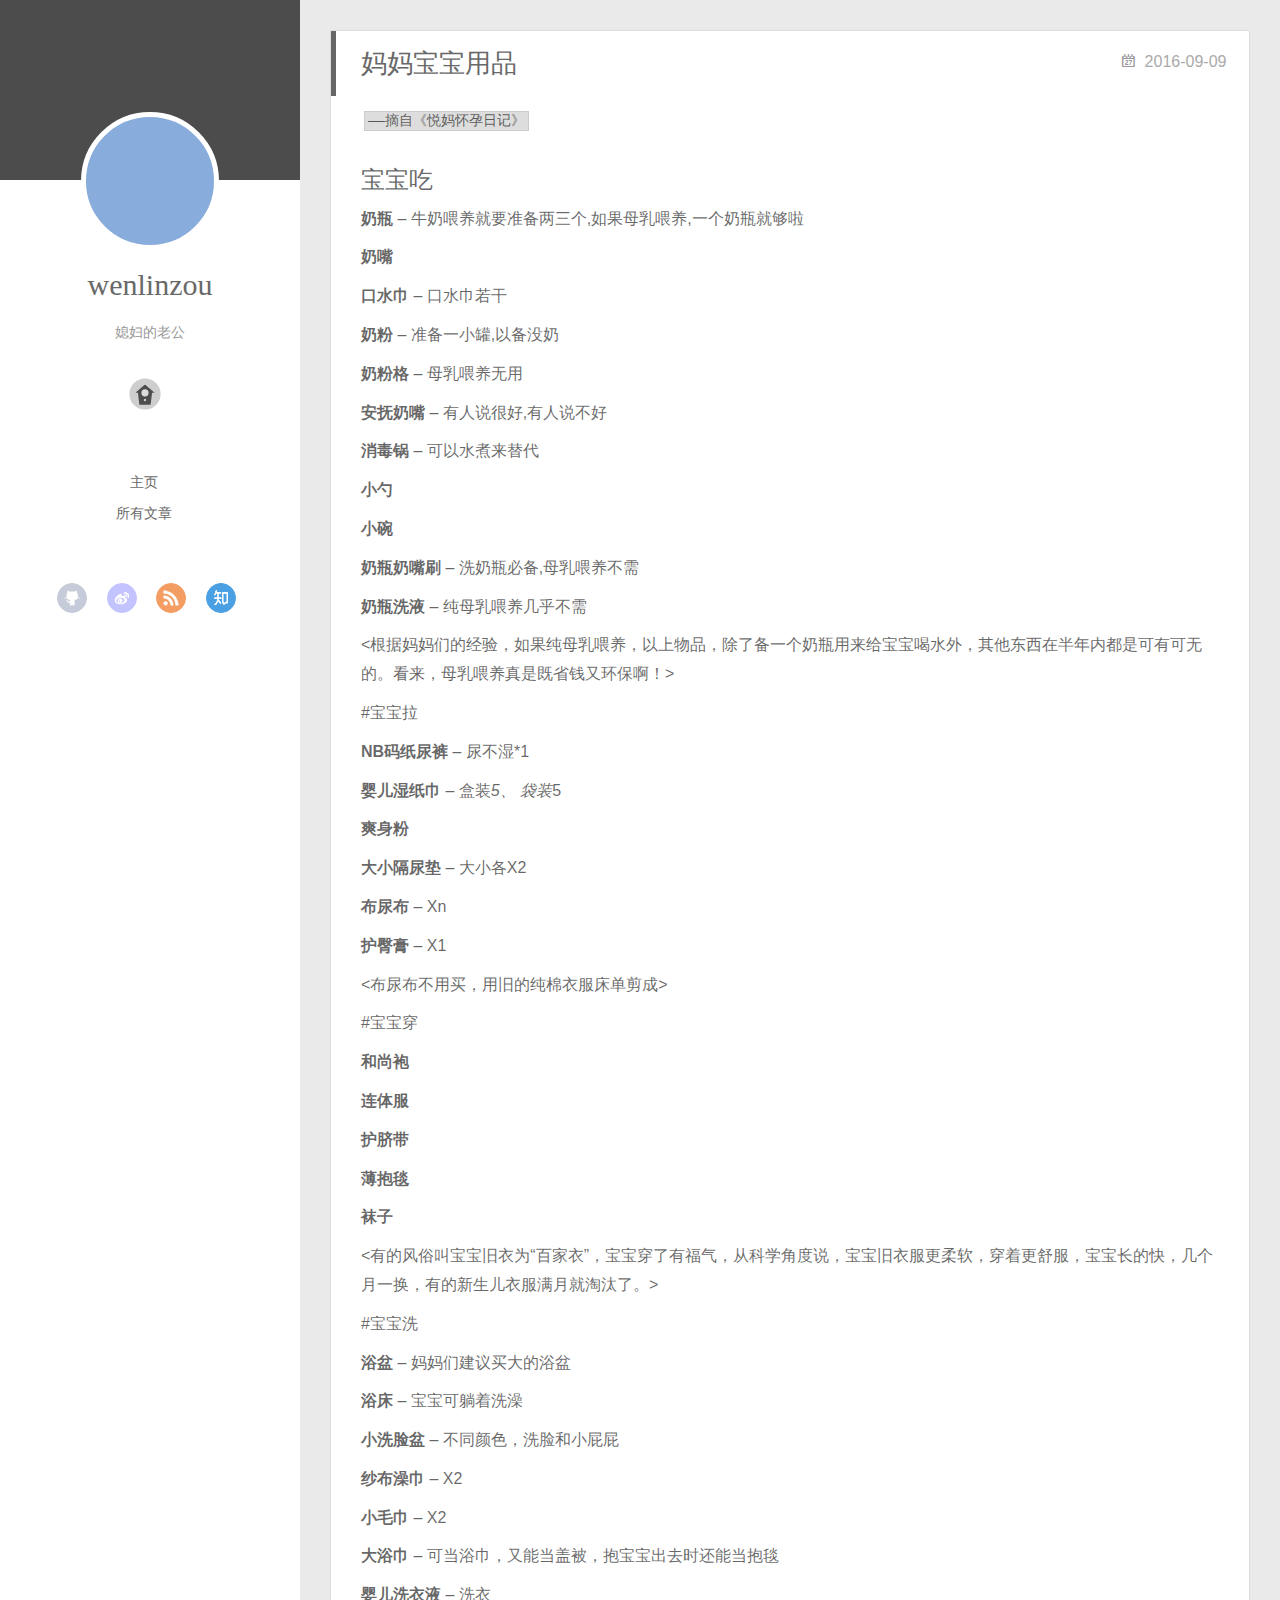
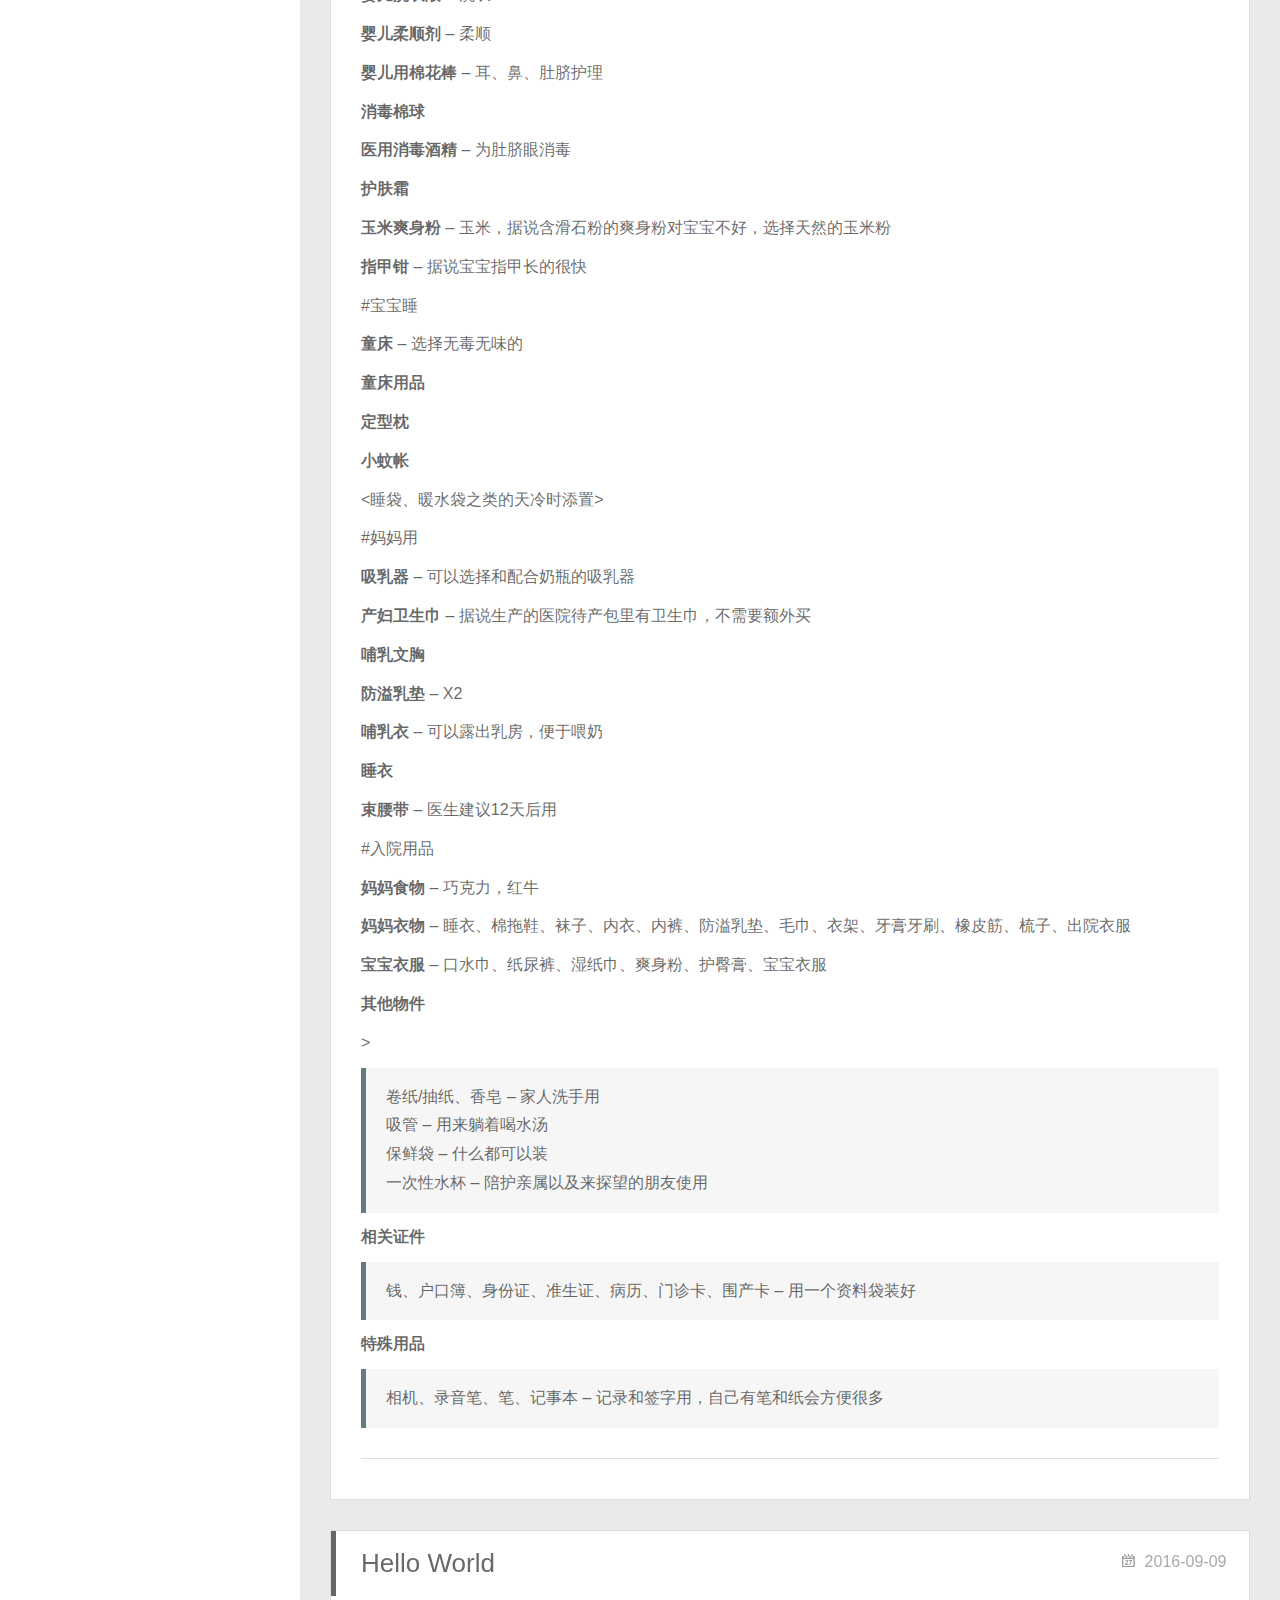
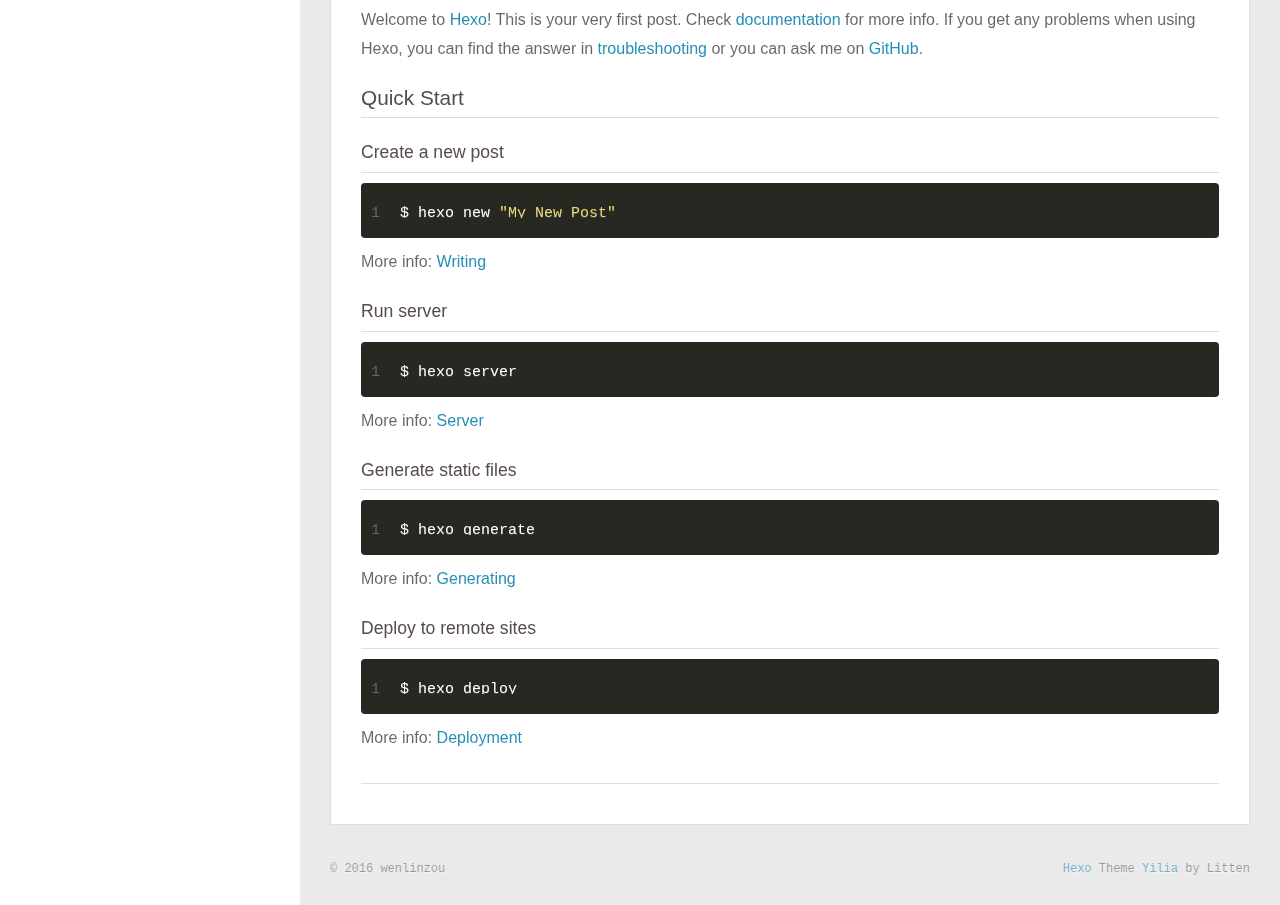
<file: index.html>
<!DOCTYPE html>
<html>
<head>
  <meta charset="utf-8">
  
  <meta http-equiv="X-UA-Compatible" content="IE=edge" >
  <title>快要当爸爸的小刘</title>
  <meta name="viewport" content="width=device-width, initial-scale=1, maximum-scale=1">
  <meta name="description" content="wuli起哥">
<meta property="og:type" content="website">
<meta property="og:title" content="快要当爸爸的小刘">
<meta property="og:url" content="http://yoursite.com/index.html">
<meta property="og:site_name" content="快要当爸爸的小刘">
<meta property="og:description" content="wuli起哥">
<meta name="twitter:card" content="summary">
<meta name="twitter:title" content="快要当爸爸的小刘">
<meta name="twitter:description" content="wuli起哥">
  
    <link rel="alternative" href="/atom.xml" title="快要当爸爸的小刘" type="application/atom+xml">
  
  
    <link rel="icon" href="//favicon.png">
  
  <link rel="stylesheet" href="/css/style.css">
</head>

<body>
  <div id="container">
    <div class="left-col">
    <div class="overlay"></div>
<div class="intrude-less">
	<header id="header" class="inner">
		<a href="/" class="profilepic">
			
			<img lazy-src="null" class="js-avatar show">
			
		</a>

		<hgroup>
		  <h1 class="header-author"><a href="/">wenlinzou</a></h1>
		</hgroup>

		
		<p class="header-subtitle">媳妇的老公</p>
		

		
			<div class="switch-btn">
				<div class="icon">
					<div class="icon-ctn">
						<div class="icon-wrap icon-house" data-idx="0">
							<div class="birdhouse"></div>
							<div class="birdhouse_holes"></div>
						</div>
						<div class="icon-wrap icon-ribbon hide" data-idx="1">
							<div class="ribbon"></div>
						</div>
						
						<div class="icon-wrap icon-link hide" data-idx="2">
							<div class="loopback_l"></div>
							<div class="loopback_r"></div>
						</div>
						
						
						<div class="icon-wrap icon-me hide" data-idx="3">
							<div class="user"></div>
							<div class="shoulder"></div>
						</div>
						
					</div>
					
				</div>
				<div class="tips-box hide">
					<div class="tips-arrow"></div>
					<ul class="tips-inner">
						<li>Menu</li>
						<li>Tags</li>
						
						<li>Links</li>
						
						
						<li>Über</li>
						
					</ul>
				</div>
			</div>
		

		<div class="switch-area">
			<div class="switch-wrap">
				<section class="switch-part switch-part1">
					<nav class="header-menu">
						<ul>
						
							<li><a href="/">主页</a></li>
				        
							<li><a href="/archives">所有文章</a></li>
				        
						</ul>
					</nav>
					<nav class="header-nav">
						<div class="social">
							
								<a class="github" target="_blank" href="#" title="github">github</a>
					        
								<a class="weibo" target="_blank" href="#" title="weibo">weibo</a>
					        
								<a class="rss" target="_blank" href="#" title="rss">rss</a>
					        
								<a class="zhihu" target="_blank" href="#" title="zhihu">zhihu</a>
					        
						</div>
					</nav>
				</section>
				
				
				<section class="switch-part switch-part2">
					<div class="widget tagcloud" id="js-tagcloud">
						
					</div>
				</section>
				
				
				
				<section class="switch-part switch-part3">
					<div id="js-friends">
					
			          <a target="_blank" class="main-nav-link switch-friends-link" href="http://localhost:4000/">奥巴马的博客</a>
			        
			          <a target="_blank" class="main-nav-link switch-friends-link" href="http://localhost:4000/">卡卡的美丽传说</a>
			        
			          <a target="_blank" class="main-nav-link switch-friends-link" href="http://localhost:4000/">本泽马的博客</a>
			        
			          <a target="_blank" class="main-nav-link switch-friends-link" href="http://localhost:4000/">吉格斯的博客</a>
			        
			          <a target="_blank" class="main-nav-link switch-friends-link" href="http://localhost:4000/">习大大大不同</a>
			        
			          <a target="_blank" class="main-nav-link switch-friends-link" href="http://localhost:4000/">托蒂的博客</a>
			        
			        </div>
				</section>
				

				
				
				<section class="switch-part switch-part4">
				
					<div id="js-aboutme">我是谁，我从哪里来，我到哪里去？我就是我，是颜色不一样的吃货…</div>
				</section>
				
			</div>
		</div>
	</header>				
</div>

    </div>
    <div class="mid-col">
      <nav id="mobile-nav">
  	<div class="overlay">
  		<div class="slider-trigger"></div>
  		<h1 class="header-author js-mobile-header hide">wenlinzou</h1>
  	</div>
	<div class="intrude-less">
		<header id="header" class="inner">
			<div class="profilepic">
				
					<img lazy-src="null" class="js-avatar">
				
			</div>
			<hgroup>
			  <h1 class="header-author">wenlinzou</h1>
			</hgroup>
			
			<p class="header-subtitle">媳妇的老公</p>
			
			<nav class="header-menu">
				<ul>
				
					<li><a href="/">主页</a></li>
		        
					<li><a href="/archives">所有文章</a></li>
		        
		        <div class="clearfix"></div>
				</ul>
			</nav>
			<nav class="header-nav">
				<div class="social">
					
						<a class="github" target="_blank" href="#" title="github">github</a>
			        
						<a class="weibo" target="_blank" href="#" title="weibo">weibo</a>
			        
						<a class="rss" target="_blank" href="#" title="rss">rss</a>
			        
						<a class="zhihu" target="_blank" href="#" title="zhihu">zhihu</a>
			        
				</div>
			</nav>
		</header>				
	</div>
</nav>

      <div class="body-wrap">
  
    <article id="post-妈妈宝宝用品" class="article article-type-post" itemscope itemprop="blogPost">
  
    <div class="article-meta">
      <a href="/2016/09/09/妈妈宝宝用品/" class="article-date">
  	<time datetime="2016-09-09T08:59:44.070Z" itemprop="datePublished">2016-09-09</time>
</a>
    </div>
  
  <div class="article-inner">
    
      <input type="hidden" class="isFancy" />
    
    
      <header class="article-header">
        
  
    <h1 itemprop="name">
      <a class="article-title" href="/2016/09/09/妈妈宝宝用品/">妈妈宝宝用品</a>
    </h1>
  

      </header>
      
    
    <div class="article-entry" itemprop="articleBody">
      
        <p><code>——摘自《悦妈怀孕日记》</code></p>
<h1 id="宝宝吃"><a href="#宝宝吃" class="headerlink" title="宝宝吃"></a>宝宝吃</h1><p><strong>奶瓶</strong> – 牛奶喂养就要准备两三个,如果母乳喂养,一个奶瓶就够啦</p>
<p><strong>奶嘴</strong></p>
<p><strong>口水巾</strong> – 口水巾若干</p>
<p><strong>奶粉</strong> – 准备一小罐,以备没奶</p>
<p><strong>奶粉格</strong> – 母乳喂养无用</p>
<p><strong>安抚奶嘴</strong> – 有人说很好,有人说不好</p>
<p><strong>消毒锅</strong> – 可以水煮来替代</p>
<p><strong>小勺</strong></p>
<p><strong>小碗</strong></p>
<p><strong>奶瓶奶嘴刷</strong> – 洗奶瓶必备,母乳喂养不需</p>
<p><strong>奶瓶洗液</strong> – 纯母乳喂养几乎不需</p>
<p>&lt;根据妈妈们的经验，如果纯母乳喂养，以上物品，除了备一个奶瓶用来给宝宝喝水外，其他东西在半年内都是可有可无的。看来，母乳喂养真是既省钱又环保啊！&gt;</p>
<p>#宝宝拉</p>
<p><strong>NB码纸尿裤</strong> – 尿不湿*1</p>
<p><strong>婴儿湿纸巾</strong> – 盒装<em>5、 袋装</em>5</p>
<p><strong>爽身粉</strong></p>
<p><strong>大小隔尿垫</strong> – 大小各X2</p>
<p><strong>布尿布</strong> – Xn</p>
<p><strong>护臀膏</strong> – X1</p>
<p>&lt;布尿布不用买，用旧的纯棉衣服床单剪成&gt;</p>
<p>#宝宝穿</p>
<p><strong>和尚袍</strong></p>
<p><strong>连体服</strong></p>
<p><strong>护脐带</strong></p>
<p><strong>薄抱毯</strong></p>
<p><strong>袜子</strong></p>
<p>&lt;有的风俗叫宝宝旧衣为“百家衣”，宝宝穿了有福气，从科学角度说，宝宝旧衣服更柔软，穿着更舒服，宝宝长的快，几个月一换，有的新生儿衣服满月就淘汰了。&gt;</p>
<p>#宝宝洗</p>
<p><strong>浴盆</strong> – 妈妈们建议买大的浴盆</p>
<p><strong>浴床</strong> – 宝宝可躺着洗澡</p>
<p><strong>小洗脸盆</strong> – 不同颜色，洗脸和小屁屁</p>
<p><strong>纱布澡巾</strong> – X2</p>
<p><strong>小毛巾</strong> – X2</p>
<p><strong>大浴巾</strong> – 可当浴巾，又能当盖被，抱宝宝出去时还能当抱毯</p>
<p><strong>婴儿洗衣液</strong> – 洗衣</p>
<p><strong>婴儿柔顺剂</strong> – 柔顺</p>
<p><strong>婴儿用棉花棒</strong> – 耳、鼻、肚脐护理</p>
<p><strong>消毒棉球</strong></p>
<p><strong>医用消毒酒精</strong> – 为肚脐眼消毒</p>
<p><strong>护肤霜</strong></p>
<p><strong>玉米爽身粉</strong> – 玉米，据说含滑石粉的爽身粉对宝宝不好，选择天然的玉米粉</p>
<p><strong>指甲钳</strong> – 据说宝宝指甲长的很快</p>
<p>#宝宝睡</p>
<p><strong>童床</strong> – 选择无毒无味的</p>
<p><strong>童床用品</strong></p>
<p><strong>定型枕</strong></p>
<p><strong>小蚊帐</strong></p>
<p>&lt;睡袋、暖水袋之类的天冷时添置&gt;</p>
<p>#妈妈用</p>
<p><strong>吸乳器</strong> – 可以选择和配合奶瓶的吸乳器</p>
<p><strong>产妇卫生巾</strong> – 据说生产的医院待产包里有卫生巾，不需要额外买</p>
<p><strong>哺乳文胸</strong></p>
<p><strong>防溢乳垫</strong> – X2</p>
<p><strong>哺乳衣</strong> – 可以露出乳房，便于喂奶</p>
<p><strong>睡衣</strong></p>
<p><strong>束腰带</strong> – 医生建议12天后用</p>
<p>#入院用品</p>
<p><strong>妈妈食物</strong> – 巧克力，红牛</p>
<p><strong>妈妈衣物</strong> – 睡衣、棉拖鞋、袜子、内衣、内裤、防溢乳垫、毛巾、衣架、牙膏牙刷、橡皮筋、梳子、出院衣服</p>
<p><strong>宝宝衣服</strong> – 口水巾、纸尿裤、湿纸巾、爽身粉、护臀膏、宝宝衣服</p>
<p><strong>其他物件</strong></p>
<p>&gt;</p>
<blockquote>
<p>卷纸/抽纸、香皂 – 家人洗手用</p>
<p>吸管 – 用来躺着喝水汤</p>
<p>保鲜袋 – 什么都可以装</p>
<p>一次性水杯 – 陪护亲属以及来探望的朋友使用</p>
</blockquote>
<p><strong>相关证件</strong></p>
<blockquote>
<p>钱、户口簿、身份证、准生证、病历、门诊卡、围产卡 – 用一个资料袋装好</p>
</blockquote>
<p><strong>特殊用品</strong></p>
<blockquote>
<p>相机、录音笔、笔、记事本 – 记录和签字用，自己有笔和纸会方便很多</p>
</blockquote>

      
    </div>
    
    <div class="article-info article-info-index">
      
      
      

      
      <div class="clearfix"></div>
    </div>
    
  </div>
  
</article>









  
    <article id="post-hello-world" class="article article-type-post" itemscope itemprop="blogPost">
  
    <div class="article-meta">
      <a href="/2016/09/09/hello-world/" class="article-date">
  	<time datetime="2016-09-09T07:10:10.594Z" itemprop="datePublished">2016-09-09</time>
</a>
    </div>
  
  <div class="article-inner">
    
      <input type="hidden" class="isFancy" />
    
    
      <header class="article-header">
        
  
    <h1 itemprop="name">
      <a class="article-title" href="/2016/09/09/hello-world/">Hello World</a>
    </h1>
  

      </header>
      
    
    <div class="article-entry" itemprop="articleBody">
      
        <p>Welcome to <a href="https://hexo.io/" target="_blank" rel="external">Hexo</a>! This is your very first post. Check <a href="https://hexo.io/docs/" target="_blank" rel="external">documentation</a> for more info. If you get any problems when using Hexo, you can find the answer in <a href="https://hexo.io/docs/troubleshooting.html" target="_blank" rel="external">troubleshooting</a> or you can ask me on <a href="https://github.com/hexojs/hexo/issues" target="_blank" rel="external">GitHub</a>.</p>
<h2 id="Quick-Start"><a href="#Quick-Start" class="headerlink" title="Quick Start"></a>Quick Start</h2><h3 id="Create-a-new-post"><a href="#Create-a-new-post" class="headerlink" title="Create a new post"></a>Create a new post</h3><figure class="highlight bash"><table><tr><td class="gutter"><pre><div class="line">1</div></pre></td><td class="code"><pre><div class="line">$ hexo new <span class="string">"My New Post"</span></div></pre></td></tr></table></figure>
<p>More info: <a href="https://hexo.io/docs/writing.html" target="_blank" rel="external">Writing</a></p>
<h3 id="Run-server"><a href="#Run-server" class="headerlink" title="Run server"></a>Run server</h3><figure class="highlight bash"><table><tr><td class="gutter"><pre><div class="line">1</div></pre></td><td class="code"><pre><div class="line">$ hexo server</div></pre></td></tr></table></figure>
<p>More info: <a href="https://hexo.io/docs/server.html" target="_blank" rel="external">Server</a></p>
<h3 id="Generate-static-files"><a href="#Generate-static-files" class="headerlink" title="Generate static files"></a>Generate static files</h3><figure class="highlight bash"><table><tr><td class="gutter"><pre><div class="line">1</div></pre></td><td class="code"><pre><div class="line">$ hexo generate</div></pre></td></tr></table></figure>
<p>More info: <a href="https://hexo.io/docs/generating.html" target="_blank" rel="external">Generating</a></p>
<h3 id="Deploy-to-remote-sites"><a href="#Deploy-to-remote-sites" class="headerlink" title="Deploy to remote sites"></a>Deploy to remote sites</h3><figure class="highlight bash"><table><tr><td class="gutter"><pre><div class="line">1</div></pre></td><td class="code"><pre><div class="line">$ hexo deploy</div></pre></td></tr></table></figure>
<p>More info: <a href="https://hexo.io/docs/deployment.html" target="_blank" rel="external">Deployment</a></p>

      
    </div>
    
    <div class="article-info article-info-index">
      
      
      

      
      <div class="clearfix"></div>
    </div>
    
  </div>
  
</article>









  
  
</div>
      <footer id="footer">
  <div class="outer">
    <div id="footer-info">
    	<div class="footer-left">
    		&copy; 2016 wenlinzou
    	</div>
      	<div class="footer-right">
      		<a href="http://hexo.io/" target="_blank">Hexo</a>  Theme <a href="https://github.com/litten/hexo-theme-yilia" target="_blank">Yilia</a> by Litten
      	</div>
    </div>
  </div>
</footer>
    </div>
    
  <link rel="stylesheet" href="/fancybox/jquery.fancybox.css">


<script>
	var yiliaConfig = {
		fancybox: true,
		mathjax: true,
		animate: true,
		isHome: true,
		isPost: false,
		isArchive: false,
		isTag: false,
		isCategory: false,
		open_in_new: false,
		root: /
	}
</script>
<script src="http://7.url.cn/edu/jslib/comb/require-2.1.6,jquery-1.9.1.min.js"></script>
<script src="/js/main.js"></script>






<script type="text/x-mathjax-config">
MathJax.Hub.Config({
    tex2jax: {
        inlineMath: [ ['$','$'], ["\\(","\\)"]  ],
        processEscapes: true,
        skipTags: ['script', 'noscript', 'style', 'textarea', 'pre', 'code']
    }
});

MathJax.Hub.Queue(function() {
    var all = MathJax.Hub.getAllJax(), i;
    for(i=0; i < all.length; i += 1) {
        all[i].SourceElement().parentNode.className += ' has-jax';                 
    }       
});
</script>

<script type="text/javascript" src="http://cdn.mathjax.org/mathjax/latest/MathJax.js?config=TeX-AMS-MML_HTMLorMML">
</script>


  </div>
</body>
</html>
</file>
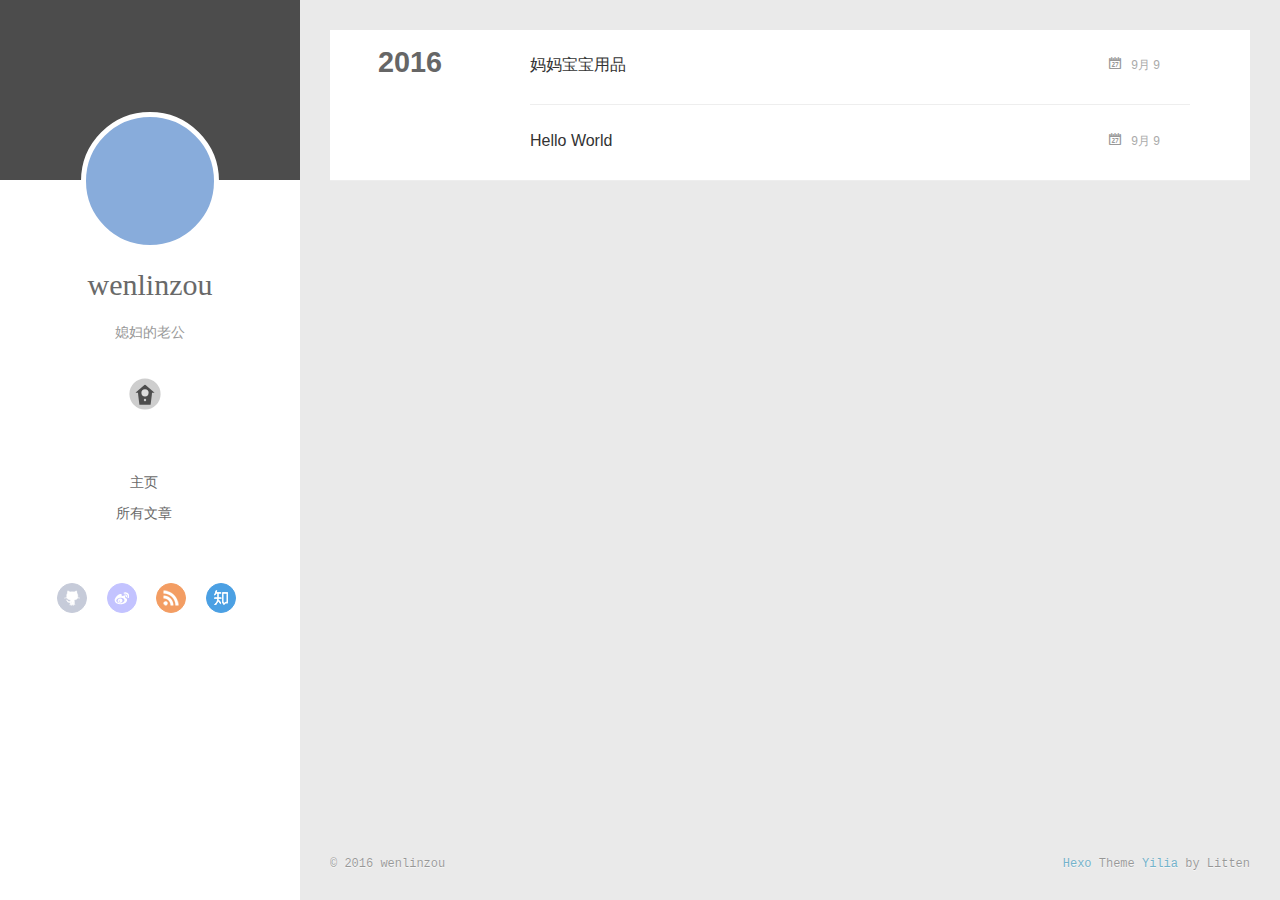
<file: archives/index.html>
<!DOCTYPE html>
<html>
<head>
  <meta charset="utf-8">
  
  <meta http-equiv="X-UA-Compatible" content="IE=edge" >
  <title>Archives | 快要当爸爸的小刘</title>
  <meta name="viewport" content="width=device-width, initial-scale=1, maximum-scale=1">
  <meta name="description" content="wuli起哥">
<meta property="og:type" content="website">
<meta property="og:title" content="快要当爸爸的小刘">
<meta property="og:url" content="http://yoursite.com/archives/index.html">
<meta property="og:site_name" content="快要当爸爸的小刘">
<meta property="og:description" content="wuli起哥">
<meta name="twitter:card" content="summary">
<meta name="twitter:title" content="快要当爸爸的小刘">
<meta name="twitter:description" content="wuli起哥">
  
    <link rel="alternative" href="/atom.xml" title="快要当爸爸的小刘" type="application/atom+xml">
  
  
    <link rel="icon" href="//favicon.png">
  
  <link rel="stylesheet" href="/css/style.css">
</head>

<body>
  <div id="container">
    <div class="left-col">
    <div class="overlay"></div>
<div class="intrude-less">
	<header id="header" class="inner">
		<a href="/" class="profilepic">
			
			<img lazy-src="null" class="js-avatar show">
			
		</a>

		<hgroup>
		  <h1 class="header-author"><a href="/">wenlinzou</a></h1>
		</hgroup>

		
		<p class="header-subtitle">媳妇的老公</p>
		

		
			<div class="switch-btn">
				<div class="icon">
					<div class="icon-ctn">
						<div class="icon-wrap icon-house" data-idx="0">
							<div class="birdhouse"></div>
							<div class="birdhouse_holes"></div>
						</div>
						<div class="icon-wrap icon-ribbon hide" data-idx="1">
							<div class="ribbon"></div>
						</div>
						
						<div class="icon-wrap icon-link hide" data-idx="2">
							<div class="loopback_l"></div>
							<div class="loopback_r"></div>
						</div>
						
						
						<div class="icon-wrap icon-me hide" data-idx="3">
							<div class="user"></div>
							<div class="shoulder"></div>
						</div>
						
					</div>
					
				</div>
				<div class="tips-box hide">
					<div class="tips-arrow"></div>
					<ul class="tips-inner">
						<li>Menu</li>
						<li>Tags</li>
						
						<li>Links</li>
						
						
						<li>Über</li>
						
					</ul>
				</div>
			</div>
		

		<div class="switch-area">
			<div class="switch-wrap">
				<section class="switch-part switch-part1">
					<nav class="header-menu">
						<ul>
						
							<li><a href="/">主页</a></li>
				        
							<li><a href="/archives">所有文章</a></li>
				        
						</ul>
					</nav>
					<nav class="header-nav">
						<div class="social">
							
								<a class="github" target="_blank" href="#" title="github">github</a>
					        
								<a class="weibo" target="_blank" href="#" title="weibo">weibo</a>
					        
								<a class="rss" target="_blank" href="#" title="rss">rss</a>
					        
								<a class="zhihu" target="_blank" href="#" title="zhihu">zhihu</a>
					        
						</div>
					</nav>
				</section>
				
				
				<section class="switch-part switch-part2">
					<div class="widget tagcloud" id="js-tagcloud">
						
					</div>
				</section>
				
				
				
				<section class="switch-part switch-part3">
					<div id="js-friends">
					
			          <a target="_blank" class="main-nav-link switch-friends-link" href="http://localhost:4000/">奥巴马的博客</a>
			        
			          <a target="_blank" class="main-nav-link switch-friends-link" href="http://localhost:4000/">卡卡的美丽传说</a>
			        
			          <a target="_blank" class="main-nav-link switch-friends-link" href="http://localhost:4000/">本泽马的博客</a>
			        
			          <a target="_blank" class="main-nav-link switch-friends-link" href="http://localhost:4000/">吉格斯的博客</a>
			        
			          <a target="_blank" class="main-nav-link switch-friends-link" href="http://localhost:4000/">习大大大不同</a>
			        
			          <a target="_blank" class="main-nav-link switch-friends-link" href="http://localhost:4000/">托蒂的博客</a>
			        
			        </div>
				</section>
				

				
				
				<section class="switch-part switch-part4">
				
					<div id="js-aboutme">我是谁，我从哪里来，我到哪里去？我就是我，是颜色不一样的吃货…</div>
				</section>
				
			</div>
		</div>
	</header>				
</div>

    </div>
    <div class="mid-col">
      <nav id="mobile-nav">
  	<div class="overlay">
  		<div class="slider-trigger"></div>
  		<h1 class="header-author js-mobile-header hide">wenlinzou</h1>
  	</div>
	<div class="intrude-less">
		<header id="header" class="inner">
			<div class="profilepic">
				
					<img lazy-src="null" class="js-avatar">
				
			</div>
			<hgroup>
			  <h1 class="header-author">wenlinzou</h1>
			</hgroup>
			
			<p class="header-subtitle">媳妇的老公</p>
			
			<nav class="header-menu">
				<ul>
				
					<li><a href="/">主页</a></li>
		        
					<li><a href="/archives">所有文章</a></li>
		        
		        <div class="clearfix"></div>
				</ul>
			</nav>
			<nav class="header-nav">
				<div class="social">
					
						<a class="github" target="_blank" href="#" title="github">github</a>
			        
						<a class="weibo" target="_blank" href="#" title="weibo">weibo</a>
			        
						<a class="rss" target="_blank" href="#" title="rss">rss</a>
			        
						<a class="zhihu" target="_blank" href="#" title="zhihu">zhihu</a>
			        
				</div>
			</nav>
		</header>				
	</div>
</nav>

      <div class="body-wrap">
  
  
    
    
      
      
      <section class="archives-wrap">
        <div class="archive-year-wrap">
          <a href="/archives/2016" class="archive-year">2016</a>
        </div>
        <div class="archives">
    
    <article class="archive-article archive-type-post">
  <div class="archive-article-inner">
    <header class="archive-article-header">
      	<div class="article-meta">
	      	<a href="/2016/09/09/妈妈宝宝用品/" class="archive-article-date">
  	<time datetime="2016-09-09T08:59:44.070Z" itemprop="datePublished">9月 9</time>
</a>
        </div>
    	 
  
    <h1 itemprop="name">
      <a class="archive-article-title" href="/2016/09/09/妈妈宝宝用品/">妈妈宝宝用品</a>
    </h1>
  

        <div class="article-info info-on-right">
          
          

        </div>
        <div class="clearfix"></div>
    </header>
  </div>
</article>
  
    
    
    <article class="archive-article archive-type-post">
  <div class="archive-article-inner">
    <header class="archive-article-header">
      	<div class="article-meta">
	      	<a href="/2016/09/09/hello-world/" class="archive-article-date">
  	<time datetime="2016-09-09T07:10:10.594Z" itemprop="datePublished">9月 9</time>
</a>
        </div>
    	 
  
    <h1 itemprop="name">
      <a class="archive-article-title" href="/2016/09/09/hello-world/">Hello World</a>
    </h1>
  

        <div class="article-info info-on-right">
          
          

        </div>
        <div class="clearfix"></div>
    </header>
  </div>
</article>
  
  
    </div></section>
  

    

</div>
      <footer id="footer">
  <div class="outer">
    <div id="footer-info">
    	<div class="footer-left">
    		&copy; 2016 wenlinzou
    	</div>
      	<div class="footer-right">
      		<a href="http://hexo.io/" target="_blank">Hexo</a>  Theme <a href="https://github.com/litten/hexo-theme-yilia" target="_blank">Yilia</a> by Litten
      	</div>
    </div>
  </div>
</footer>
    </div>
    
  <link rel="stylesheet" href="/fancybox/jquery.fancybox.css">


<script>
	var yiliaConfig = {
		fancybox: true,
		mathjax: true,
		animate: true,
		isHome: false,
		isPost: false,
		isArchive: true,
		isTag: false,
		isCategory: false,
		open_in_new: false,
		root: /
	}
</script>
<script src="http://7.url.cn/edu/jslib/comb/require-2.1.6,jquery-1.9.1.min.js"></script>
<script src="/js/main.js"></script>






<script type="text/x-mathjax-config">
MathJax.Hub.Config({
    tex2jax: {
        inlineMath: [ ['$','$'], ["\\(","\\)"]  ],
        processEscapes: true,
        skipTags: ['script', 'noscript', 'style', 'textarea', 'pre', 'code']
    }
});

MathJax.Hub.Queue(function() {
    var all = MathJax.Hub.getAllJax(), i;
    for(i=0; i < all.length; i += 1) {
        all[i].SourceElement().parentNode.className += ' has-jax';                 
    }       
});
</script>

<script type="text/javascript" src="http://cdn.mathjax.org/mathjax/latest/MathJax.js?config=TeX-AMS-MML_HTMLorMML">
</script>


  </div>
</body>
</html>
</file>
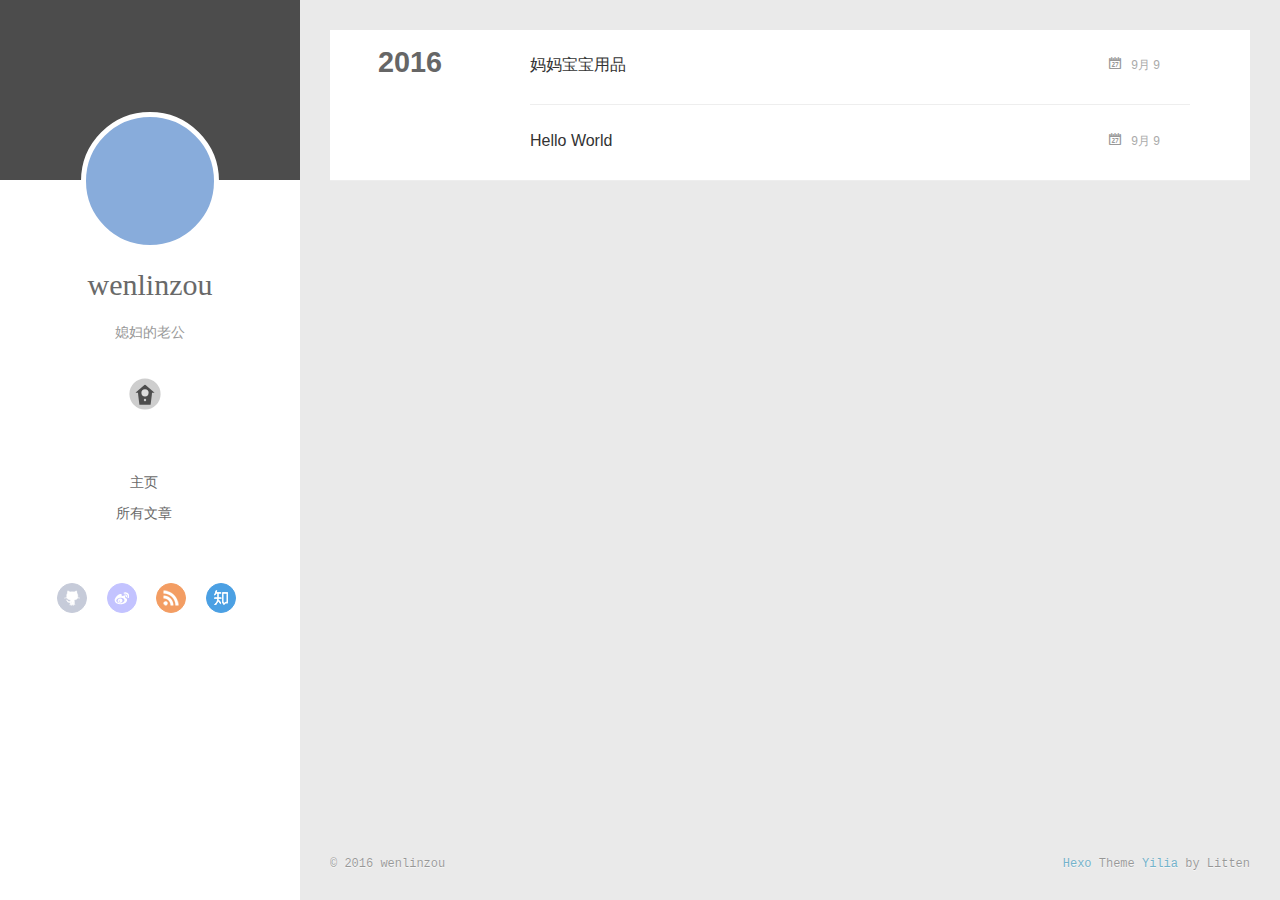
<file: archives/2016/index.html>
<!DOCTYPE html>
<html>
<head>
  <meta charset="utf-8">
  
  <meta http-equiv="X-UA-Compatible" content="IE=edge" >
  <title>Archives: 2016 | 快要当爸爸的小刘</title>
  <meta name="viewport" content="width=device-width, initial-scale=1, maximum-scale=1">
  <meta name="description" content="wuli起哥">
<meta property="og:type" content="website">
<meta property="og:title" content="快要当爸爸的小刘">
<meta property="og:url" content="http://yoursite.com/archives/2016/index.html">
<meta property="og:site_name" content="快要当爸爸的小刘">
<meta property="og:description" content="wuli起哥">
<meta name="twitter:card" content="summary">
<meta name="twitter:title" content="快要当爸爸的小刘">
<meta name="twitter:description" content="wuli起哥">
  
    <link rel="alternative" href="/atom.xml" title="快要当爸爸的小刘" type="application/atom+xml">
  
  
    <link rel="icon" href="//favicon.png">
  
  <link rel="stylesheet" href="/css/style.css">
</head>

<body>
  <div id="container">
    <div class="left-col">
    <div class="overlay"></div>
<div class="intrude-less">
	<header id="header" class="inner">
		<a href="/" class="profilepic">
			
			<img lazy-src="null" class="js-avatar show">
			
		</a>

		<hgroup>
		  <h1 class="header-author"><a href="/">wenlinzou</a></h1>
		</hgroup>

		
		<p class="header-subtitle">媳妇的老公</p>
		

		
			<div class="switch-btn">
				<div class="icon">
					<div class="icon-ctn">
						<div class="icon-wrap icon-house" data-idx="0">
							<div class="birdhouse"></div>
							<div class="birdhouse_holes"></div>
						</div>
						<div class="icon-wrap icon-ribbon hide" data-idx="1">
							<div class="ribbon"></div>
						</div>
						
						<div class="icon-wrap icon-link hide" data-idx="2">
							<div class="loopback_l"></div>
							<div class="loopback_r"></div>
						</div>
						
						
						<div class="icon-wrap icon-me hide" data-idx="3">
							<div class="user"></div>
							<div class="shoulder"></div>
						</div>
						
					</div>
					
				</div>
				<div class="tips-box hide">
					<div class="tips-arrow"></div>
					<ul class="tips-inner">
						<li>Menu</li>
						<li>Tags</li>
						
						<li>Links</li>
						
						
						<li>Über</li>
						
					</ul>
				</div>
			</div>
		

		<div class="switch-area">
			<div class="switch-wrap">
				<section class="switch-part switch-part1">
					<nav class="header-menu">
						<ul>
						
							<li><a href="/">主页</a></li>
				        
							<li><a href="/archives">所有文章</a></li>
				        
						</ul>
					</nav>
					<nav class="header-nav">
						<div class="social">
							
								<a class="github" target="_blank" href="#" title="github">github</a>
					        
								<a class="weibo" target="_blank" href="#" title="weibo">weibo</a>
					        
								<a class="rss" target="_blank" href="#" title="rss">rss</a>
					        
								<a class="zhihu" target="_blank" href="#" title="zhihu">zhihu</a>
					        
						</div>
					</nav>
				</section>
				
				
				<section class="switch-part switch-part2">
					<div class="widget tagcloud" id="js-tagcloud">
						
					</div>
				</section>
				
				
				
				<section class="switch-part switch-part3">
					<div id="js-friends">
					
			          <a target="_blank" class="main-nav-link switch-friends-link" href="http://localhost:4000/">奥巴马的博客</a>
			        
			          <a target="_blank" class="main-nav-link switch-friends-link" href="http://localhost:4000/">卡卡的美丽传说</a>
			        
			          <a target="_blank" class="main-nav-link switch-friends-link" href="http://localhost:4000/">本泽马的博客</a>
			        
			          <a target="_blank" class="main-nav-link switch-friends-link" href="http://localhost:4000/">吉格斯的博客</a>
			        
			          <a target="_blank" class="main-nav-link switch-friends-link" href="http://localhost:4000/">习大大大不同</a>
			        
			          <a target="_blank" class="main-nav-link switch-friends-link" href="http://localhost:4000/">托蒂的博客</a>
			        
			        </div>
				</section>
				

				
				
				<section class="switch-part switch-part4">
				
					<div id="js-aboutme">我是谁，我从哪里来，我到哪里去？我就是我，是颜色不一样的吃货…</div>
				</section>
				
			</div>
		</div>
	</header>				
</div>

    </div>
    <div class="mid-col">
      <nav id="mobile-nav">
  	<div class="overlay">
  		<div class="slider-trigger"></div>
  		<h1 class="header-author js-mobile-header hide">wenlinzou</h1>
  	</div>
	<div class="intrude-less">
		<header id="header" class="inner">
			<div class="profilepic">
				
					<img lazy-src="null" class="js-avatar">
				
			</div>
			<hgroup>
			  <h1 class="header-author">wenlinzou</h1>
			</hgroup>
			
			<p class="header-subtitle">媳妇的老公</p>
			
			<nav class="header-menu">
				<ul>
				
					<li><a href="/">主页</a></li>
		        
					<li><a href="/archives">所有文章</a></li>
		        
		        <div class="clearfix"></div>
				</ul>
			</nav>
			<nav class="header-nav">
				<div class="social">
					
						<a class="github" target="_blank" href="#" title="github">github</a>
			        
						<a class="weibo" target="_blank" href="#" title="weibo">weibo</a>
			        
						<a class="rss" target="_blank" href="#" title="rss">rss</a>
			        
						<a class="zhihu" target="_blank" href="#" title="zhihu">zhihu</a>
			        
				</div>
			</nav>
		</header>				
	</div>
</nav>

      <div class="body-wrap">
  
  
    
    
      
      
      <section class="archives-wrap">
        <div class="archive-year-wrap">
          <a href="/archives/2016" class="archive-year">2016</a>
        </div>
        <div class="archives">
    
    <article class="archive-article archive-type-post">
  <div class="archive-article-inner">
    <header class="archive-article-header">
      	<div class="article-meta">
	      	<a href="/2016/09/09/妈妈宝宝用品/" class="archive-article-date">
  	<time datetime="2016-09-09T08:59:44.070Z" itemprop="datePublished">9月 9</time>
</a>
        </div>
    	 
  
    <h1 itemprop="name">
      <a class="archive-article-title" href="/2016/09/09/妈妈宝宝用品/">妈妈宝宝用品</a>
    </h1>
  

        <div class="article-info info-on-right">
          
          

        </div>
        <div class="clearfix"></div>
    </header>
  </div>
</article>
  
    
    
    <article class="archive-article archive-type-post">
  <div class="archive-article-inner">
    <header class="archive-article-header">
      	<div class="article-meta">
	      	<a href="/2016/09/09/hello-world/" class="archive-article-date">
  	<time datetime="2016-09-09T07:10:10.594Z" itemprop="datePublished">9月 9</time>
</a>
        </div>
    	 
  
    <h1 itemprop="name">
      <a class="archive-article-title" href="/2016/09/09/hello-world/">Hello World</a>
    </h1>
  

        <div class="article-info info-on-right">
          
          

        </div>
        <div class="clearfix"></div>
    </header>
  </div>
</article>
  
  
    </div></section>
  

    

</div>
      <footer id="footer">
  <div class="outer">
    <div id="footer-info">
    	<div class="footer-left">
    		&copy; 2016 wenlinzou
    	</div>
      	<div class="footer-right">
      		<a href="http://hexo.io/" target="_blank">Hexo</a>  Theme <a href="https://github.com/litten/hexo-theme-yilia" target="_blank">Yilia</a> by Litten
      	</div>
    </div>
  </div>
</footer>
    </div>
    
  <link rel="stylesheet" href="/fancybox/jquery.fancybox.css">


<script>
	var yiliaConfig = {
		fancybox: true,
		mathjax: true,
		animate: true,
		isHome: false,
		isPost: false,
		isArchive: true,
		isTag: false,
		isCategory: false,
		open_in_new: false,
		root: /
	}
</script>
<script src="http://7.url.cn/edu/jslib/comb/require-2.1.6,jquery-1.9.1.min.js"></script>
<script src="/js/main.js"></script>






<script type="text/x-mathjax-config">
MathJax.Hub.Config({
    tex2jax: {
        inlineMath: [ ['$','$'], ["\\(","\\)"]  ],
        processEscapes: true,
        skipTags: ['script', 'noscript', 'style', 'textarea', 'pre', 'code']
    }
});

MathJax.Hub.Queue(function() {
    var all = MathJax.Hub.getAllJax(), i;
    for(i=0; i < all.length; i += 1) {
        all[i].SourceElement().parentNode.className += ' has-jax';                 
    }       
});
</script>

<script type="text/javascript" src="http://cdn.mathjax.org/mathjax/latest/MathJax.js?config=TeX-AMS-MML_HTMLorMML">
</script>


  </div>
</body>
</html>
</file>
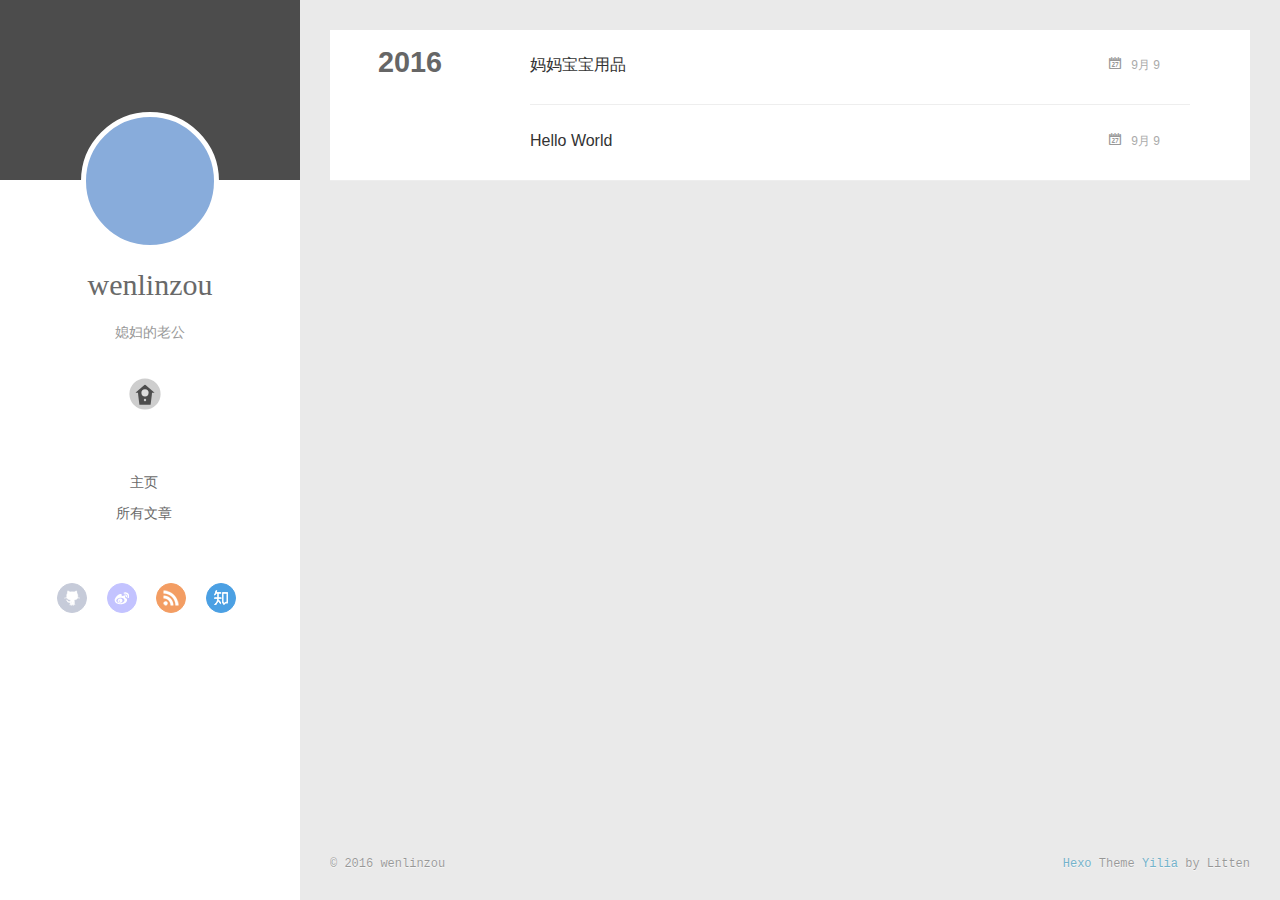
<file: archives/2016/09/index.html>
<!DOCTYPE html>
<html>
<head>
  <meta charset="utf-8">
  
  <meta http-equiv="X-UA-Compatible" content="IE=edge" >
  <title>Archives: 2016/9 | 快要当爸爸的小刘</title>
  <meta name="viewport" content="width=device-width, initial-scale=1, maximum-scale=1">
  <meta name="description" content="wuli起哥">
<meta property="og:type" content="website">
<meta property="og:title" content="快要当爸爸的小刘">
<meta property="og:url" content="http://yoursite.com/archives/2016/09/index.html">
<meta property="og:site_name" content="快要当爸爸的小刘">
<meta property="og:description" content="wuli起哥">
<meta name="twitter:card" content="summary">
<meta name="twitter:title" content="快要当爸爸的小刘">
<meta name="twitter:description" content="wuli起哥">
  
    <link rel="alternative" href="/atom.xml" title="快要当爸爸的小刘" type="application/atom+xml">
  
  
    <link rel="icon" href="//favicon.png">
  
  <link rel="stylesheet" href="/css/style.css">
</head>

<body>
  <div id="container">
    <div class="left-col">
    <div class="overlay"></div>
<div class="intrude-less">
	<header id="header" class="inner">
		<a href="/" class="profilepic">
			
			<img lazy-src="null" class="js-avatar show">
			
		</a>

		<hgroup>
		  <h1 class="header-author"><a href="/">wenlinzou</a></h1>
		</hgroup>

		
		<p class="header-subtitle">媳妇的老公</p>
		

		
			<div class="switch-btn">
				<div class="icon">
					<div class="icon-ctn">
						<div class="icon-wrap icon-house" data-idx="0">
							<div class="birdhouse"></div>
							<div class="birdhouse_holes"></div>
						</div>
						<div class="icon-wrap icon-ribbon hide" data-idx="1">
							<div class="ribbon"></div>
						</div>
						
						<div class="icon-wrap icon-link hide" data-idx="2">
							<div class="loopback_l"></div>
							<div class="loopback_r"></div>
						</div>
						
						
						<div class="icon-wrap icon-me hide" data-idx="3">
							<div class="user"></div>
							<div class="shoulder"></div>
						</div>
						
					</div>
					
				</div>
				<div class="tips-box hide">
					<div class="tips-arrow"></div>
					<ul class="tips-inner">
						<li>Menu</li>
						<li>Tags</li>
						
						<li>Links</li>
						
						
						<li>Über</li>
						
					</ul>
				</div>
			</div>
		

		<div class="switch-area">
			<div class="switch-wrap">
				<section class="switch-part switch-part1">
					<nav class="header-menu">
						<ul>
						
							<li><a href="/">主页</a></li>
				        
							<li><a href="/archives">所有文章</a></li>
				        
						</ul>
					</nav>
					<nav class="header-nav">
						<div class="social">
							
								<a class="github" target="_blank" href="#" title="github">github</a>
					        
								<a class="weibo" target="_blank" href="#" title="weibo">weibo</a>
					        
								<a class="rss" target="_blank" href="#" title="rss">rss</a>
					        
								<a class="zhihu" target="_blank" href="#" title="zhihu">zhihu</a>
					        
						</div>
					</nav>
				</section>
				
				
				<section class="switch-part switch-part2">
					<div class="widget tagcloud" id="js-tagcloud">
						
					</div>
				</section>
				
				
				
				<section class="switch-part switch-part3">
					<div id="js-friends">
					
			          <a target="_blank" class="main-nav-link switch-friends-link" href="http://localhost:4000/">奥巴马的博客</a>
			        
			          <a target="_blank" class="main-nav-link switch-friends-link" href="http://localhost:4000/">卡卡的美丽传说</a>
			        
			          <a target="_blank" class="main-nav-link switch-friends-link" href="http://localhost:4000/">本泽马的博客</a>
			        
			          <a target="_blank" class="main-nav-link switch-friends-link" href="http://localhost:4000/">吉格斯的博客</a>
			        
			          <a target="_blank" class="main-nav-link switch-friends-link" href="http://localhost:4000/">习大大大不同</a>
			        
			          <a target="_blank" class="main-nav-link switch-friends-link" href="http://localhost:4000/">托蒂的博客</a>
			        
			        </div>
				</section>
				

				
				
				<section class="switch-part switch-part4">
				
					<div id="js-aboutme">我是谁，我从哪里来，我到哪里去？我就是我，是颜色不一样的吃货…</div>
				</section>
				
			</div>
		</div>
	</header>				
</div>

    </div>
    <div class="mid-col">
      <nav id="mobile-nav">
  	<div class="overlay">
  		<div class="slider-trigger"></div>
  		<h1 class="header-author js-mobile-header hide">wenlinzou</h1>
  	</div>
	<div class="intrude-less">
		<header id="header" class="inner">
			<div class="profilepic">
				
					<img lazy-src="null" class="js-avatar">
				
			</div>
			<hgroup>
			  <h1 class="header-author">wenlinzou</h1>
			</hgroup>
			
			<p class="header-subtitle">媳妇的老公</p>
			
			<nav class="header-menu">
				<ul>
				
					<li><a href="/">主页</a></li>
		        
					<li><a href="/archives">所有文章</a></li>
		        
		        <div class="clearfix"></div>
				</ul>
			</nav>
			<nav class="header-nav">
				<div class="social">
					
						<a class="github" target="_blank" href="#" title="github">github</a>
			        
						<a class="weibo" target="_blank" href="#" title="weibo">weibo</a>
			        
						<a class="rss" target="_blank" href="#" title="rss">rss</a>
			        
						<a class="zhihu" target="_blank" href="#" title="zhihu">zhihu</a>
			        
				</div>
			</nav>
		</header>				
	</div>
</nav>

      <div class="body-wrap">
  
  
    
    
      
      
      <section class="archives-wrap">
        <div class="archive-year-wrap">
          <a href="/archives/2016" class="archive-year">2016</a>
        </div>
        <div class="archives">
    
    <article class="archive-article archive-type-post">
  <div class="archive-article-inner">
    <header class="archive-article-header">
      	<div class="article-meta">
	      	<a href="/2016/09/09/妈妈宝宝用品/" class="archive-article-date">
  	<time datetime="2016-09-09T08:59:44.070Z" itemprop="datePublished">9月 9</time>
</a>
        </div>
    	 
  
    <h1 itemprop="name">
      <a class="archive-article-title" href="/2016/09/09/妈妈宝宝用品/">妈妈宝宝用品</a>
    </h1>
  

        <div class="article-info info-on-right">
          
          

        </div>
        <div class="clearfix"></div>
    </header>
  </div>
</article>
  
    
    
    <article class="archive-article archive-type-post">
  <div class="archive-article-inner">
    <header class="archive-article-header">
      	<div class="article-meta">
	      	<a href="/2016/09/09/hello-world/" class="archive-article-date">
  	<time datetime="2016-09-09T07:10:10.594Z" itemprop="datePublished">9月 9</time>
</a>
        </div>
    	 
  
    <h1 itemprop="name">
      <a class="archive-article-title" href="/2016/09/09/hello-world/">Hello World</a>
    </h1>
  

        <div class="article-info info-on-right">
          
          

        </div>
        <div class="clearfix"></div>
    </header>
  </div>
</article>
  
  
    </div></section>
  

    

</div>
      <footer id="footer">
  <div class="outer">
    <div id="footer-info">
    	<div class="footer-left">
    		&copy; 2016 wenlinzou
    	</div>
      	<div class="footer-right">
      		<a href="http://hexo.io/" target="_blank">Hexo</a>  Theme <a href="https://github.com/litten/hexo-theme-yilia" target="_blank">Yilia</a> by Litten
      	</div>
    </div>
  </div>
</footer>
    </div>
    
  <link rel="stylesheet" href="/fancybox/jquery.fancybox.css">


<script>
	var yiliaConfig = {
		fancybox: true,
		mathjax: true,
		animate: true,
		isHome: false,
		isPost: false,
		isArchive: true,
		isTag: false,
		isCategory: false,
		open_in_new: false,
		root: /
	}
</script>
<script src="http://7.url.cn/edu/jslib/comb/require-2.1.6,jquery-1.9.1.min.js"></script>
<script src="/js/main.js"></script>






<script type="text/x-mathjax-config">
MathJax.Hub.Config({
    tex2jax: {
        inlineMath: [ ['$','$'], ["\\(","\\)"]  ],
        processEscapes: true,
        skipTags: ['script', 'noscript', 'style', 'textarea', 'pre', 'code']
    }
});

MathJax.Hub.Queue(function() {
    var all = MathJax.Hub.getAllJax(), i;
    for(i=0; i < all.length; i += 1) {
        all[i].SourceElement().parentNode.className += ' has-jax';                 
    }       
});
</script>

<script type="text/javascript" src="http://cdn.mathjax.org/mathjax/latest/MathJax.js?config=TeX-AMS-MML_HTMLorMML">
</script>


  </div>
</body>
</html>
</file>
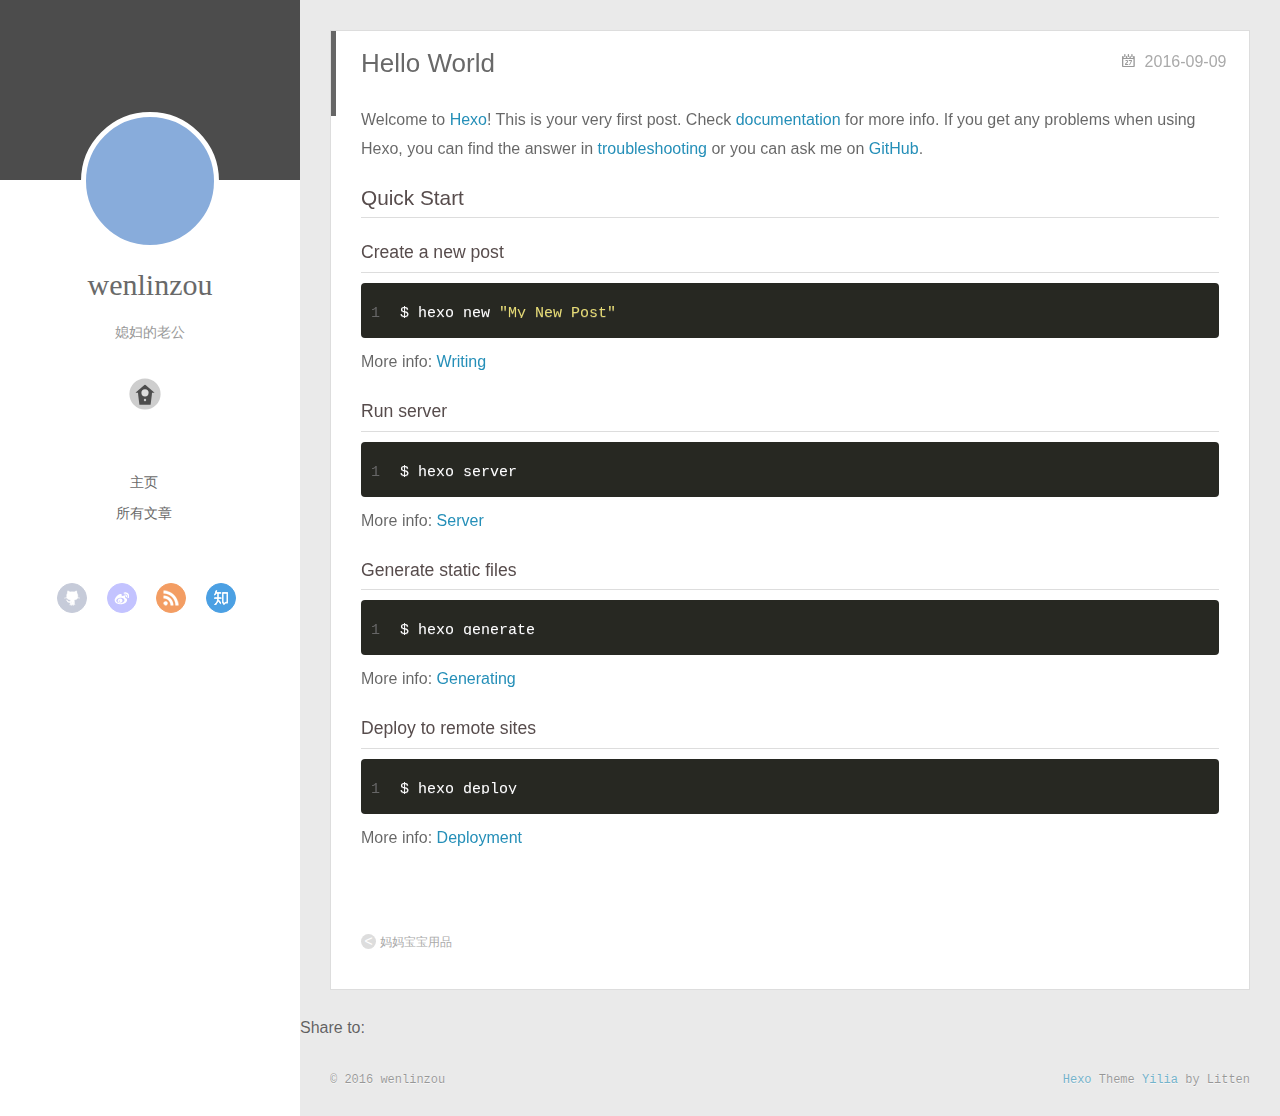
<file: 2016/09/09/hello-world/index.html>
<!DOCTYPE html>
<html>
<head>
  <meta charset="utf-8">
  
  <meta http-equiv="X-UA-Compatible" content="IE=edge" >
  <title>Hello World | 快要当爸爸的小刘</title>
  <meta name="viewport" content="width=device-width, initial-scale=1, maximum-scale=1">
  <meta name="description" content="Welcome to Hexo! This is your very first post. Check documentation for more info. If you get any problems when using Hexo, you can find the answer in troubleshooting or you can ask me on GitHub.
Quick">
<meta property="og:type" content="article">
<meta property="og:title" content="Hello World">
<meta property="og:url" content="http://yoursite.com/2016/09/09/hello-world/index.html">
<meta property="og:site_name" content="快要当爸爸的小刘">
<meta property="og:description" content="Welcome to Hexo! This is your very first post. Check documentation for more info. If you get any problems when using Hexo, you can find the answer in troubleshooting or you can ask me on GitHub.
Quick">
<meta property="og:updated_time" content="2016-09-09T09:25:50.551Z">
<meta name="twitter:card" content="summary">
<meta name="twitter:title" content="Hello World">
<meta name="twitter:description" content="Welcome to Hexo! This is your very first post. Check documentation for more info. If you get any problems when using Hexo, you can find the answer in troubleshooting or you can ask me on GitHub.
Quick">
  
    <link rel="alternative" href="/atom.xml" title="快要当爸爸的小刘" type="application/atom+xml">
  
  
    <link rel="icon" href="//favicon.png">
  
  <link rel="stylesheet" href="/css/style.css">
</head>

<body>
  <div id="container">
    <div class="left-col">
    <div class="overlay"></div>
<div class="intrude-less">
	<header id="header" class="inner">
		<a href="/" class="profilepic">
			
			<img lazy-src="null" class="js-avatar show">
			
		</a>

		<hgroup>
		  <h1 class="header-author"><a href="/">wenlinzou</a></h1>
		</hgroup>

		
		<p class="header-subtitle">媳妇的老公</p>
		

		
			<div class="switch-btn">
				<div class="icon">
					<div class="icon-ctn">
						<div class="icon-wrap icon-house" data-idx="0">
							<div class="birdhouse"></div>
							<div class="birdhouse_holes"></div>
						</div>
						<div class="icon-wrap icon-ribbon hide" data-idx="1">
							<div class="ribbon"></div>
						</div>
						
						<div class="icon-wrap icon-link hide" data-idx="2">
							<div class="loopback_l"></div>
							<div class="loopback_r"></div>
						</div>
						
						
						<div class="icon-wrap icon-me hide" data-idx="3">
							<div class="user"></div>
							<div class="shoulder"></div>
						</div>
						
					</div>
					
				</div>
				<div class="tips-box hide">
					<div class="tips-arrow"></div>
					<ul class="tips-inner">
						<li>Menu</li>
						<li>Tags</li>
						
						<li>Links</li>
						
						
						<li>Über</li>
						
					</ul>
				</div>
			</div>
		

		<div class="switch-area">
			<div class="switch-wrap">
				<section class="switch-part switch-part1">
					<nav class="header-menu">
						<ul>
						
							<li><a href="/">主页</a></li>
				        
							<li><a href="/archives">所有文章</a></li>
				        
						</ul>
					</nav>
					<nav class="header-nav">
						<div class="social">
							
								<a class="github" target="_blank" href="#" title="github">github</a>
					        
								<a class="weibo" target="_blank" href="#" title="weibo">weibo</a>
					        
								<a class="rss" target="_blank" href="#" title="rss">rss</a>
					        
								<a class="zhihu" target="_blank" href="#" title="zhihu">zhihu</a>
					        
						</div>
					</nav>
				</section>
				
				
				<section class="switch-part switch-part2">
					<div class="widget tagcloud" id="js-tagcloud">
						
					</div>
				</section>
				
				
				
				<section class="switch-part switch-part3">
					<div id="js-friends">
					
			          <a target="_blank" class="main-nav-link switch-friends-link" href="http://localhost:4000/">奥巴马的博客</a>
			        
			          <a target="_blank" class="main-nav-link switch-friends-link" href="http://localhost:4000/">卡卡的美丽传说</a>
			        
			          <a target="_blank" class="main-nav-link switch-friends-link" href="http://localhost:4000/">本泽马的博客</a>
			        
			          <a target="_blank" class="main-nav-link switch-friends-link" href="http://localhost:4000/">吉格斯的博客</a>
			        
			          <a target="_blank" class="main-nav-link switch-friends-link" href="http://localhost:4000/">习大大大不同</a>
			        
			          <a target="_blank" class="main-nav-link switch-friends-link" href="http://localhost:4000/">托蒂的博客</a>
			        
			        </div>
				</section>
				

				
				
				<section class="switch-part switch-part4">
				
					<div id="js-aboutme">我是谁，我从哪里来，我到哪里去？我就是我，是颜色不一样的吃货…</div>
				</section>
				
			</div>
		</div>
	</header>				
</div>

    </div>
    <div class="mid-col">
      <nav id="mobile-nav">
  	<div class="overlay">
  		<div class="slider-trigger"></div>
  		<h1 class="header-author js-mobile-header hide">wenlinzou</h1>
  	</div>
	<div class="intrude-less">
		<header id="header" class="inner">
			<div class="profilepic">
				
					<img lazy-src="null" class="js-avatar">
				
			</div>
			<hgroup>
			  <h1 class="header-author">wenlinzou</h1>
			</hgroup>
			
			<p class="header-subtitle">媳妇的老公</p>
			
			<nav class="header-menu">
				<ul>
				
					<li><a href="/">主页</a></li>
		        
					<li><a href="/archives">所有文章</a></li>
		        
		        <div class="clearfix"></div>
				</ul>
			</nav>
			<nav class="header-nav">
				<div class="social">
					
						<a class="github" target="_blank" href="#" title="github">github</a>
			        
						<a class="weibo" target="_blank" href="#" title="weibo">weibo</a>
			        
						<a class="rss" target="_blank" href="#" title="rss">rss</a>
			        
						<a class="zhihu" target="_blank" href="#" title="zhihu">zhihu</a>
			        
				</div>
			</nav>
		</header>				
	</div>
</nav>

      <div class="body-wrap"><article id="post-hello-world" class="article article-type-post" itemscope itemprop="blogPost">
  
    <div class="article-meta">
      <a href="/2016/09/09/hello-world/" class="article-date">
  	<time datetime="2016-09-09T07:10:10.594Z" itemprop="datePublished">2016-09-09</time>
</a>
    </div>
  
  <div class="article-inner">
    
      <input type="hidden" class="isFancy" />
    
    
      <header class="article-header">
        
  
    <h1 class="article-title" itemprop="name">
      Hello World
    </h1>
  

      </header>
      
      <div class="article-info article-info-post">
        
        

        <div class="clearfix"></div>
      </div>
      
    
    <div class="article-entry" itemprop="articleBody">
      
        <p>Welcome to <a href="https://hexo.io/" target="_blank" rel="external">Hexo</a>! This is your very first post. Check <a href="https://hexo.io/docs/" target="_blank" rel="external">documentation</a> for more info. If you get any problems when using Hexo, you can find the answer in <a href="https://hexo.io/docs/troubleshooting.html" target="_blank" rel="external">troubleshooting</a> or you can ask me on <a href="https://github.com/hexojs/hexo/issues" target="_blank" rel="external">GitHub</a>.</p>
<h2 id="Quick-Start"><a href="#Quick-Start" class="headerlink" title="Quick Start"></a>Quick Start</h2><h3 id="Create-a-new-post"><a href="#Create-a-new-post" class="headerlink" title="Create a new post"></a>Create a new post</h3><figure class="highlight bash"><table><tr><td class="gutter"><pre><div class="line">1</div></pre></td><td class="code"><pre><div class="line">$ hexo new <span class="string">"My New Post"</span></div></pre></td></tr></table></figure>
<p>More info: <a href="https://hexo.io/docs/writing.html" target="_blank" rel="external">Writing</a></p>
<h3 id="Run-server"><a href="#Run-server" class="headerlink" title="Run server"></a>Run server</h3><figure class="highlight bash"><table><tr><td class="gutter"><pre><div class="line">1</div></pre></td><td class="code"><pre><div class="line">$ hexo server</div></pre></td></tr></table></figure>
<p>More info: <a href="https://hexo.io/docs/server.html" target="_blank" rel="external">Server</a></p>
<h3 id="Generate-static-files"><a href="#Generate-static-files" class="headerlink" title="Generate static files"></a>Generate static files</h3><figure class="highlight bash"><table><tr><td class="gutter"><pre><div class="line">1</div></pre></td><td class="code"><pre><div class="line">$ hexo generate</div></pre></td></tr></table></figure>
<p>More info: <a href="https://hexo.io/docs/generating.html" target="_blank" rel="external">Generating</a></p>
<h3 id="Deploy-to-remote-sites"><a href="#Deploy-to-remote-sites" class="headerlink" title="Deploy to remote sites"></a>Deploy to remote sites</h3><figure class="highlight bash"><table><tr><td class="gutter"><pre><div class="line">1</div></pre></td><td class="code"><pre><div class="line">$ hexo deploy</div></pre></td></tr></table></figure>
<p>More info: <a href="https://hexo.io/docs/deployment.html" target="_blank" rel="external">Deployment</a></p>

      
    </div>
    
  </div>
  
    
<nav id="article-nav">
  
    <a href="/2016/09/09/妈妈宝宝用品/" id="article-nav-newer" class="article-nav-link-wrap">
      <strong class="article-nav-caption"><</strong>
      <div class="article-nav-title">
        
          妈妈宝宝用品
        
      </div>
    </a>
  
  
</nav>

  
</article>


<div class="share_jia">
	<!-- JiaThis Button BEGIN -->
	<div class="jiathis_style">
		<span class="jiathis_txt">Share to: &nbsp; </span>
		<a class="jiathis_button_facebook"></a> 
    <a class="jiathis_button_twitter"></a>
    <a class="jiathis_button_plus"></a> 
    <a class="jiathis_button_tsina"></a>
		<a class="jiathis_button_cqq"></a>
		<a class="jiathis_button_douban"></a>
		<a class="jiathis_button_weixin"></a>
		<a class="jiathis_button_tumblr"></a>
    <a href="http://www.jiathis.com/share" class="jiathis jiathis_txt jtico jtico_jiathis" target="_blank"></a>
	</div>
	<script type="text/javascript" src="http://v3.jiathis.com/code/jia.js?uid=1405949716054953" charset="utf-8"></script>
	<!-- JiaThis Button END -->
</div>






<div class="duoshuo">
	<!-- 多说评论框 start -->
	<div class="ds-thread" data-thread-key="hello-world" data-title="Hello World" data-url="http://yoursite.com/2016/09/09/hello-world/"></div>
	<!-- 多说评论框 end -->
	<!-- 多说公共JS代码 start (一个网页只需插入一次) -->
	<script type="text/javascript">
	var duoshuoQuery = {short_name:"true"};
	(function() {
		var ds = document.createElement('script');
		ds.type = 'text/javascript';ds.async = true;
		ds.src = (document.location.protocol == 'https:' ? 'https:' : 'http:') + '//static.duoshuo.com/embed.js';
		ds.charset = 'UTF-8';
		(document.getElementsByTagName('head')[0] 
		 || document.getElementsByTagName('body')[0]).appendChild(ds);
	})();
	</script>
	<!-- 多说公共JS代码 end -->
</div>




</div>
      <footer id="footer">
  <div class="outer">
    <div id="footer-info">
    	<div class="footer-left">
    		&copy; 2016 wenlinzou
    	</div>
      	<div class="footer-right">
      		<a href="http://hexo.io/" target="_blank">Hexo</a>  Theme <a href="https://github.com/litten/hexo-theme-yilia" target="_blank">Yilia</a> by Litten
      	</div>
    </div>
  </div>
</footer>
    </div>
    
  <link rel="stylesheet" href="/fancybox/jquery.fancybox.css">


<script>
	var yiliaConfig = {
		fancybox: true,
		mathjax: true,
		animate: true,
		isHome: false,
		isPost: true,
		isArchive: false,
		isTag: false,
		isCategory: false,
		open_in_new: false,
		root: /
	}
</script>
<script src="http://7.url.cn/edu/jslib/comb/require-2.1.6,jquery-1.9.1.min.js"></script>
<script src="/js/main.js"></script>






<script type="text/x-mathjax-config">
MathJax.Hub.Config({
    tex2jax: {
        inlineMath: [ ['$','$'], ["\\(","\\)"]  ],
        processEscapes: true,
        skipTags: ['script', 'noscript', 'style', 'textarea', 'pre', 'code']
    }
});

MathJax.Hub.Queue(function() {
    var all = MathJax.Hub.getAllJax(), i;
    for(i=0; i < all.length; i += 1) {
        all[i].SourceElement().parentNode.className += ' has-jax';                 
    }       
});
</script>

<script type="text/javascript" src="http://cdn.mathjax.org/mathjax/latest/MathJax.js?config=TeX-AMS-MML_HTMLorMML">
</script>


  </div>
</body>
</html>
</file>
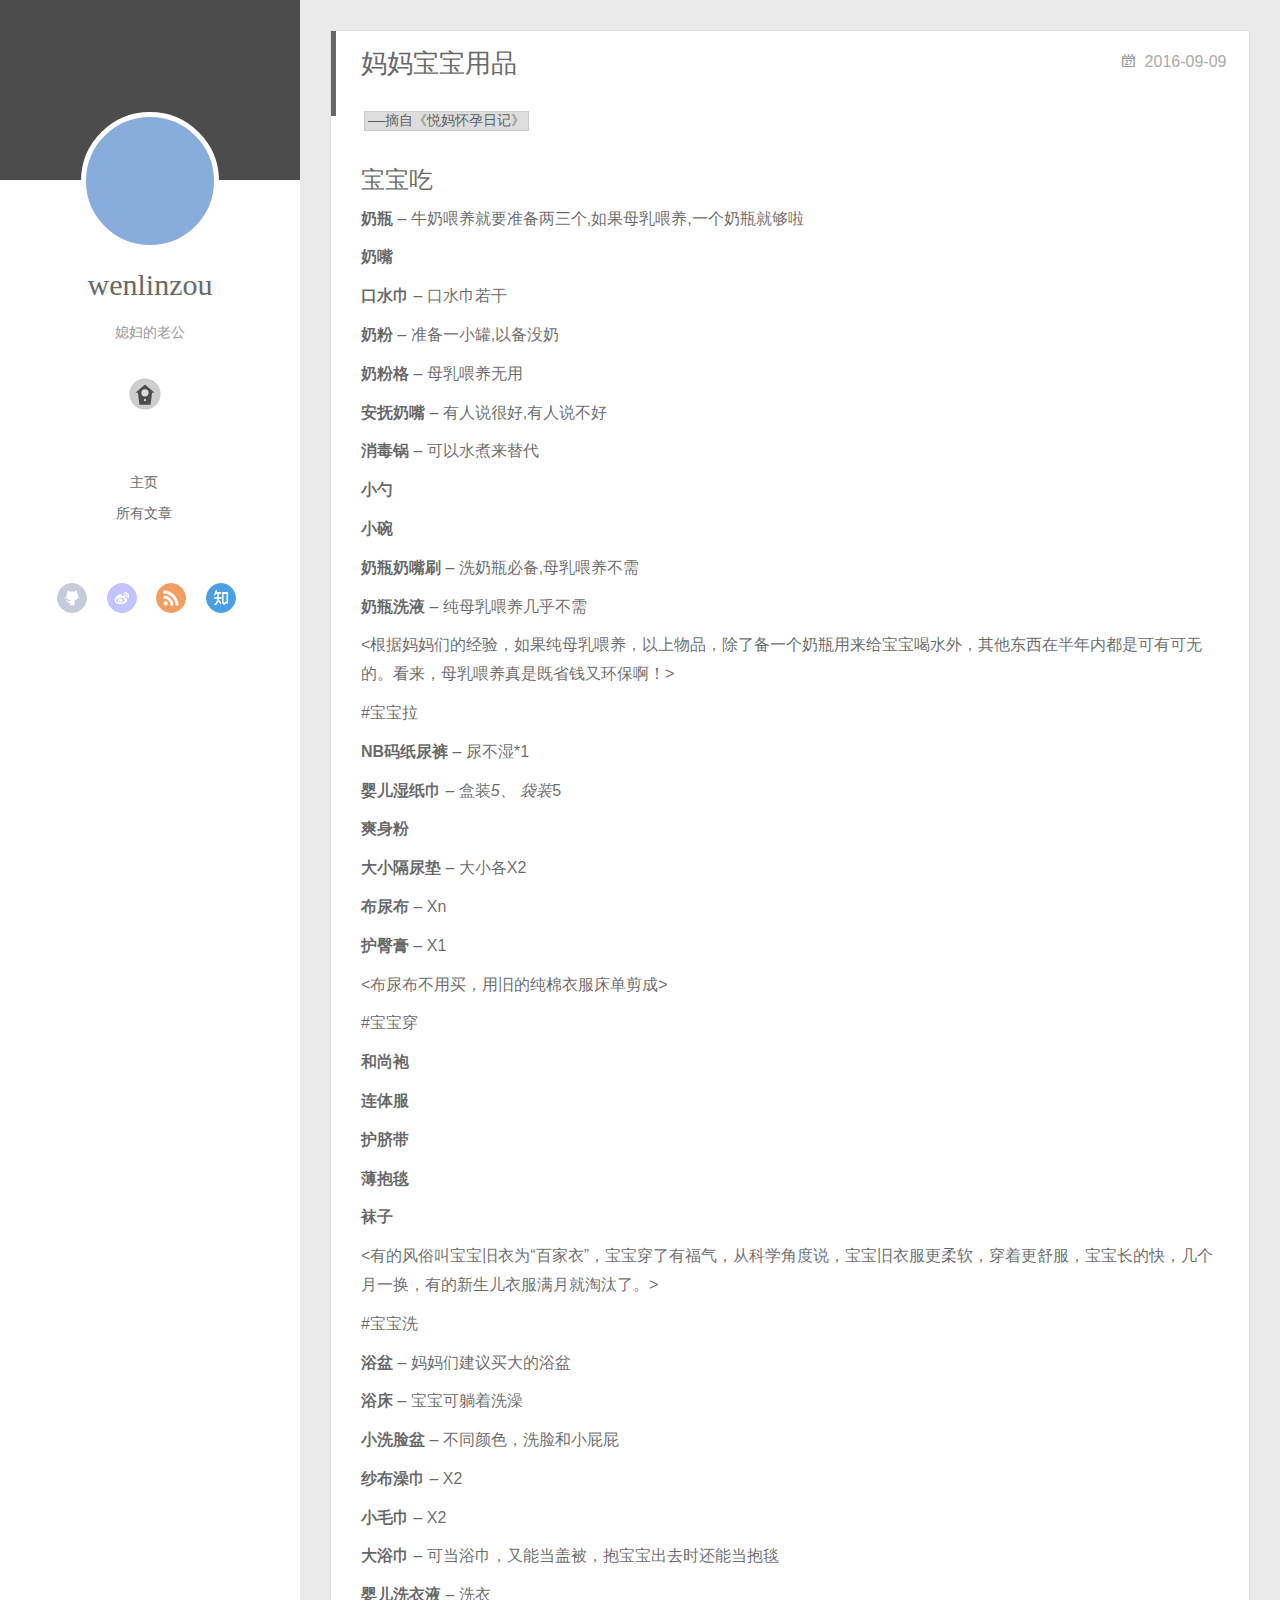
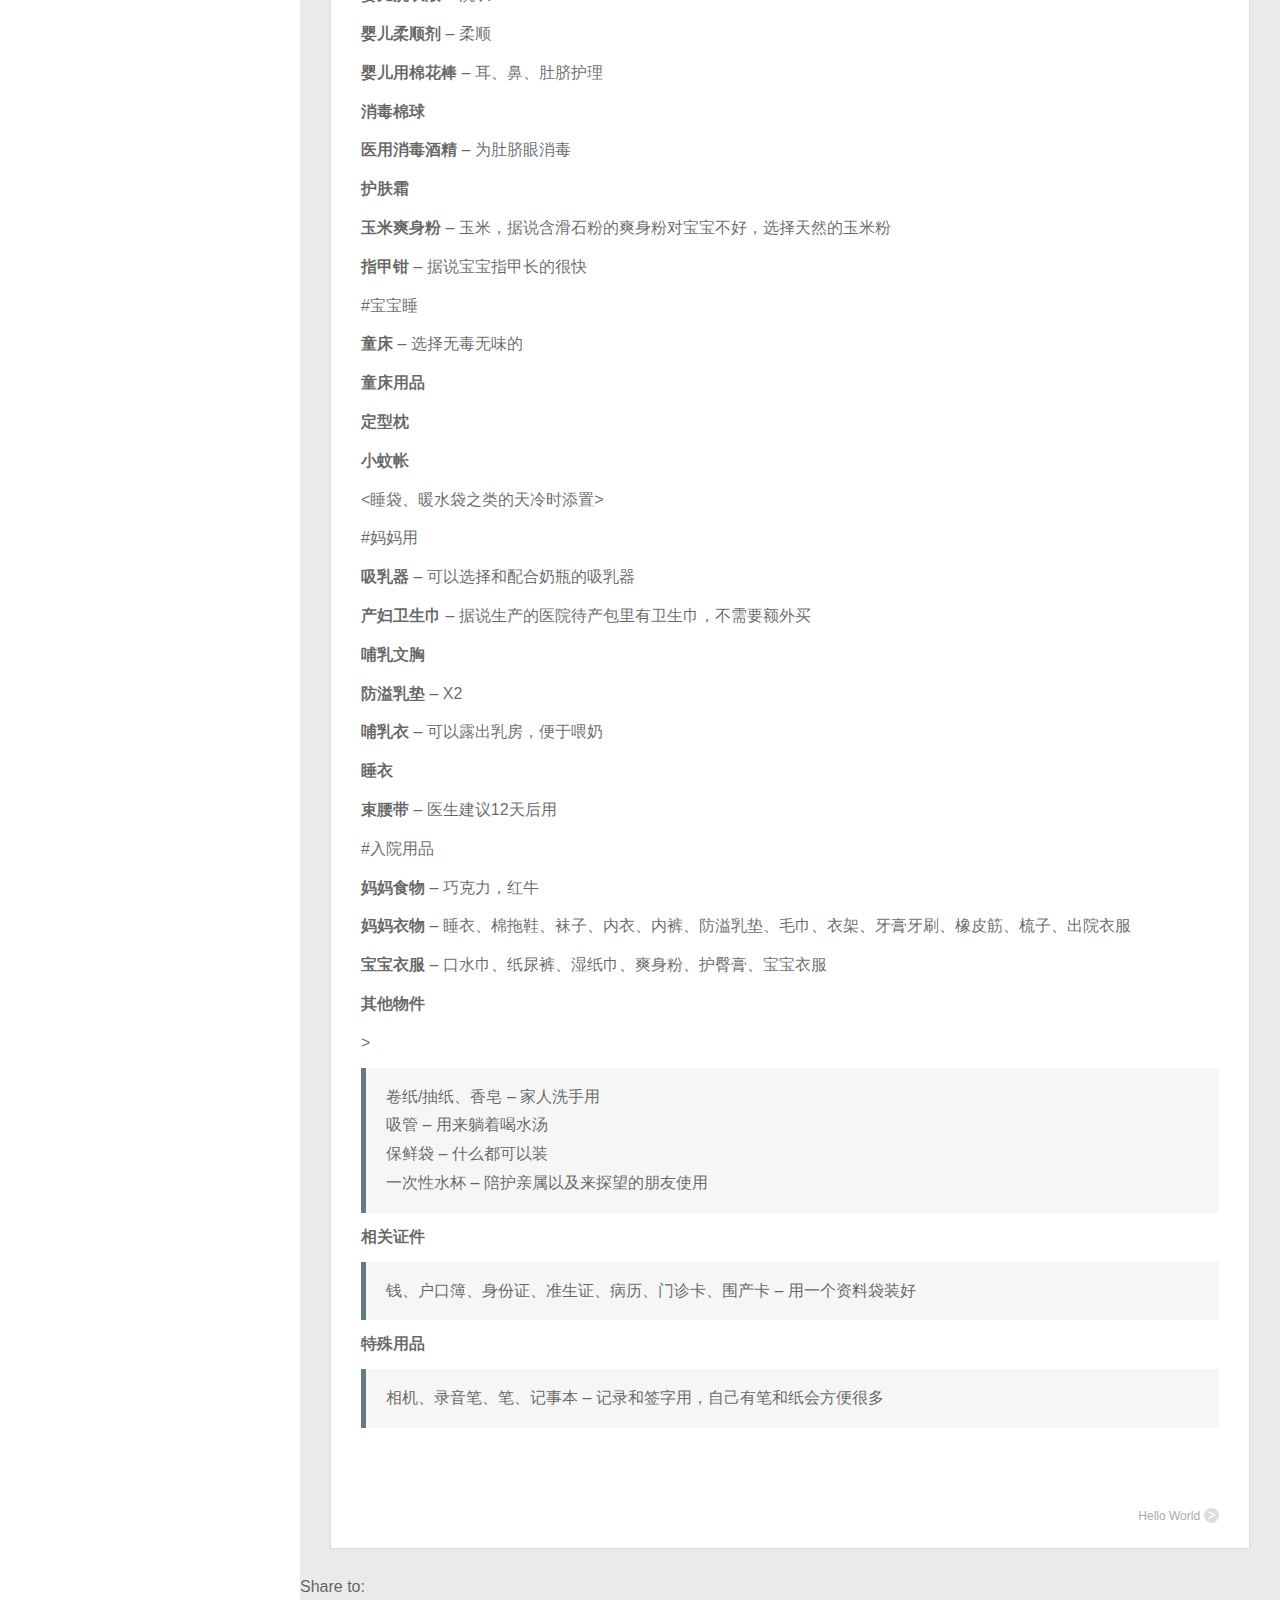
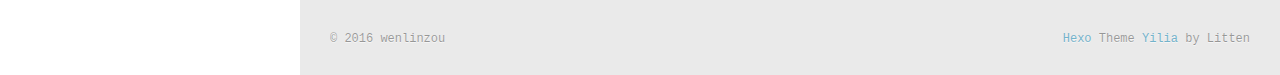
<file: 2016/09/09/妈妈宝宝用品/index.html>
<!DOCTYPE html>
<html>
<head>
  <meta charset="utf-8">
  
  <meta http-equiv="X-UA-Compatible" content="IE=edge" >
  <title>妈妈宝宝用品 | 快要当爸爸的小刘</title>
  <meta name="viewport" content="width=device-width, initial-scale=1, maximum-scale=1">
  <meta name="description" content="——摘自《悦妈怀孕日记》
宝宝吃奶瓶 – 牛奶喂养就要准备两三个,如果母乳喂养,一个奶瓶就够啦
奶嘴
口水巾 – 口水巾若干
奶粉 – 准备一小罐,以备没奶
奶粉格 – 母乳喂养无用
安抚奶嘴 – 有人说很好,有人说不好
消毒锅 – 可以水煮来替代
小勺
小碗
奶瓶奶嘴刷 – 洗奶瓶必备,母乳喂养不需
奶瓶洗液 – 纯母乳喂养几乎不需
&amp;lt;根据妈妈们的经验，如果纯母乳喂养，以上物品，除了备一个">
<meta property="og:type" content="article">
<meta property="og:title" content="妈妈宝宝用品">
<meta property="og:url" content="http://yoursite.com/2016/09/09/妈妈宝宝用品/index.html">
<meta property="og:site_name" content="快要当爸爸的小刘">
<meta property="og:description" content="——摘自《悦妈怀孕日记》
宝宝吃奶瓶 – 牛奶喂养就要准备两三个,如果母乳喂养,一个奶瓶就够啦
奶嘴
口水巾 – 口水巾若干
奶粉 – 准备一小罐,以备没奶
奶粉格 – 母乳喂养无用
安抚奶嘴 – 有人说很好,有人说不好
消毒锅 – 可以水煮来替代
小勺
小碗
奶瓶奶嘴刷 – 洗奶瓶必备,母乳喂养不需
奶瓶洗液 – 纯母乳喂养几乎不需
&amp;lt;根据妈妈们的经验，如果纯母乳喂养，以上物品，除了备一个">
<meta property="og:updated_time" content="2016-09-09T09:25:34.876Z">
<meta name="twitter:card" content="summary">
<meta name="twitter:title" content="妈妈宝宝用品">
<meta name="twitter:description" content="——摘自《悦妈怀孕日记》
宝宝吃奶瓶 – 牛奶喂养就要准备两三个,如果母乳喂养,一个奶瓶就够啦
奶嘴
口水巾 – 口水巾若干
奶粉 – 准备一小罐,以备没奶
奶粉格 – 母乳喂养无用
安抚奶嘴 – 有人说很好,有人说不好
消毒锅 – 可以水煮来替代
小勺
小碗
奶瓶奶嘴刷 – 洗奶瓶必备,母乳喂养不需
奶瓶洗液 – 纯母乳喂养几乎不需
&amp;lt;根据妈妈们的经验，如果纯母乳喂养，以上物品，除了备一个">
  
    <link rel="alternative" href="/atom.xml" title="快要当爸爸的小刘" type="application/atom+xml">
  
  
    <link rel="icon" href="//favicon.png">
  
  <link rel="stylesheet" href="/css/style.css">
</head>

<body>
  <div id="container">
    <div class="left-col">
    <div class="overlay"></div>
<div class="intrude-less">
	<header id="header" class="inner">
		<a href="/" class="profilepic">
			
			<img lazy-src="null" class="js-avatar show">
			
		</a>

		<hgroup>
		  <h1 class="header-author"><a href="/">wenlinzou</a></h1>
		</hgroup>

		
		<p class="header-subtitle">媳妇的老公</p>
		

		
			<div class="switch-btn">
				<div class="icon">
					<div class="icon-ctn">
						<div class="icon-wrap icon-house" data-idx="0">
							<div class="birdhouse"></div>
							<div class="birdhouse_holes"></div>
						</div>
						<div class="icon-wrap icon-ribbon hide" data-idx="1">
							<div class="ribbon"></div>
						</div>
						
						<div class="icon-wrap icon-link hide" data-idx="2">
							<div class="loopback_l"></div>
							<div class="loopback_r"></div>
						</div>
						
						
						<div class="icon-wrap icon-me hide" data-idx="3">
							<div class="user"></div>
							<div class="shoulder"></div>
						</div>
						
					</div>
					
				</div>
				<div class="tips-box hide">
					<div class="tips-arrow"></div>
					<ul class="tips-inner">
						<li>Menu</li>
						<li>Tags</li>
						
						<li>Links</li>
						
						
						<li>Über</li>
						
					</ul>
				</div>
			</div>
		

		<div class="switch-area">
			<div class="switch-wrap">
				<section class="switch-part switch-part1">
					<nav class="header-menu">
						<ul>
						
							<li><a href="/">主页</a></li>
				        
							<li><a href="/archives">所有文章</a></li>
				        
						</ul>
					</nav>
					<nav class="header-nav">
						<div class="social">
							
								<a class="github" target="_blank" href="#" title="github">github</a>
					        
								<a class="weibo" target="_blank" href="#" title="weibo">weibo</a>
					        
								<a class="rss" target="_blank" href="#" title="rss">rss</a>
					        
								<a class="zhihu" target="_blank" href="#" title="zhihu">zhihu</a>
					        
						</div>
					</nav>
				</section>
				
				
				<section class="switch-part switch-part2">
					<div class="widget tagcloud" id="js-tagcloud">
						
					</div>
				</section>
				
				
				
				<section class="switch-part switch-part3">
					<div id="js-friends">
					
			          <a target="_blank" class="main-nav-link switch-friends-link" href="http://localhost:4000/">奥巴马的博客</a>
			        
			          <a target="_blank" class="main-nav-link switch-friends-link" href="http://localhost:4000/">卡卡的美丽传说</a>
			        
			          <a target="_blank" class="main-nav-link switch-friends-link" href="http://localhost:4000/">本泽马的博客</a>
			        
			          <a target="_blank" class="main-nav-link switch-friends-link" href="http://localhost:4000/">吉格斯的博客</a>
			        
			          <a target="_blank" class="main-nav-link switch-friends-link" href="http://localhost:4000/">习大大大不同</a>
			        
			          <a target="_blank" class="main-nav-link switch-friends-link" href="http://localhost:4000/">托蒂的博客</a>
			        
			        </div>
				</section>
				

				
				
				<section class="switch-part switch-part4">
				
					<div id="js-aboutme">我是谁，我从哪里来，我到哪里去？我就是我，是颜色不一样的吃货…</div>
				</section>
				
			</div>
		</div>
	</header>				
</div>

    </div>
    <div class="mid-col">
      <nav id="mobile-nav">
  	<div class="overlay">
  		<div class="slider-trigger"></div>
  		<h1 class="header-author js-mobile-header hide">wenlinzou</h1>
  	</div>
	<div class="intrude-less">
		<header id="header" class="inner">
			<div class="profilepic">
				
					<img lazy-src="null" class="js-avatar">
				
			</div>
			<hgroup>
			  <h1 class="header-author">wenlinzou</h1>
			</hgroup>
			
			<p class="header-subtitle">媳妇的老公</p>
			
			<nav class="header-menu">
				<ul>
				
					<li><a href="/">主页</a></li>
		        
					<li><a href="/archives">所有文章</a></li>
		        
		        <div class="clearfix"></div>
				</ul>
			</nav>
			<nav class="header-nav">
				<div class="social">
					
						<a class="github" target="_blank" href="#" title="github">github</a>
			        
						<a class="weibo" target="_blank" href="#" title="weibo">weibo</a>
			        
						<a class="rss" target="_blank" href="#" title="rss">rss</a>
			        
						<a class="zhihu" target="_blank" href="#" title="zhihu">zhihu</a>
			        
				</div>
			</nav>
		</header>				
	</div>
</nav>

      <div class="body-wrap"><article id="post-妈妈宝宝用品" class="article article-type-post" itemscope itemprop="blogPost">
  
    <div class="article-meta">
      <a href="/2016/09/09/妈妈宝宝用品/" class="article-date">
  	<time datetime="2016-09-09T08:59:44.070Z" itemprop="datePublished">2016-09-09</time>
</a>
    </div>
  
  <div class="article-inner">
    
      <input type="hidden" class="isFancy" />
    
    
      <header class="article-header">
        
  
    <h1 class="article-title" itemprop="name">
      妈妈宝宝用品
    </h1>
  

      </header>
      
      <div class="article-info article-info-post">
        
        

        <div class="clearfix"></div>
      </div>
      
    
    <div class="article-entry" itemprop="articleBody">
      
        <p><code>——摘自《悦妈怀孕日记》</code></p>
<h1 id="宝宝吃"><a href="#宝宝吃" class="headerlink" title="宝宝吃"></a>宝宝吃</h1><p><strong>奶瓶</strong> – 牛奶喂养就要准备两三个,如果母乳喂养,一个奶瓶就够啦</p>
<p><strong>奶嘴</strong></p>
<p><strong>口水巾</strong> – 口水巾若干</p>
<p><strong>奶粉</strong> – 准备一小罐,以备没奶</p>
<p><strong>奶粉格</strong> – 母乳喂养无用</p>
<p><strong>安抚奶嘴</strong> – 有人说很好,有人说不好</p>
<p><strong>消毒锅</strong> – 可以水煮来替代</p>
<p><strong>小勺</strong></p>
<p><strong>小碗</strong></p>
<p><strong>奶瓶奶嘴刷</strong> – 洗奶瓶必备,母乳喂养不需</p>
<p><strong>奶瓶洗液</strong> – 纯母乳喂养几乎不需</p>
<p>&lt;根据妈妈们的经验，如果纯母乳喂养，以上物品，除了备一个奶瓶用来给宝宝喝水外，其他东西在半年内都是可有可无的。看来，母乳喂养真是既省钱又环保啊！&gt;</p>
<p>#宝宝拉</p>
<p><strong>NB码纸尿裤</strong> – 尿不湿*1</p>
<p><strong>婴儿湿纸巾</strong> – 盒装<em>5、 袋装</em>5</p>
<p><strong>爽身粉</strong></p>
<p><strong>大小隔尿垫</strong> – 大小各X2</p>
<p><strong>布尿布</strong> – Xn</p>
<p><strong>护臀膏</strong> – X1</p>
<p>&lt;布尿布不用买，用旧的纯棉衣服床单剪成&gt;</p>
<p>#宝宝穿</p>
<p><strong>和尚袍</strong></p>
<p><strong>连体服</strong></p>
<p><strong>护脐带</strong></p>
<p><strong>薄抱毯</strong></p>
<p><strong>袜子</strong></p>
<p>&lt;有的风俗叫宝宝旧衣为“百家衣”，宝宝穿了有福气，从科学角度说，宝宝旧衣服更柔软，穿着更舒服，宝宝长的快，几个月一换，有的新生儿衣服满月就淘汰了。&gt;</p>
<p>#宝宝洗</p>
<p><strong>浴盆</strong> – 妈妈们建议买大的浴盆</p>
<p><strong>浴床</strong> – 宝宝可躺着洗澡</p>
<p><strong>小洗脸盆</strong> – 不同颜色，洗脸和小屁屁</p>
<p><strong>纱布澡巾</strong> – X2</p>
<p><strong>小毛巾</strong> – X2</p>
<p><strong>大浴巾</strong> – 可当浴巾，又能当盖被，抱宝宝出去时还能当抱毯</p>
<p><strong>婴儿洗衣液</strong> – 洗衣</p>
<p><strong>婴儿柔顺剂</strong> – 柔顺</p>
<p><strong>婴儿用棉花棒</strong> – 耳、鼻、肚脐护理</p>
<p><strong>消毒棉球</strong></p>
<p><strong>医用消毒酒精</strong> – 为肚脐眼消毒</p>
<p><strong>护肤霜</strong></p>
<p><strong>玉米爽身粉</strong> – 玉米，据说含滑石粉的爽身粉对宝宝不好，选择天然的玉米粉</p>
<p><strong>指甲钳</strong> – 据说宝宝指甲长的很快</p>
<p>#宝宝睡</p>
<p><strong>童床</strong> – 选择无毒无味的</p>
<p><strong>童床用品</strong></p>
<p><strong>定型枕</strong></p>
<p><strong>小蚊帐</strong></p>
<p>&lt;睡袋、暖水袋之类的天冷时添置&gt;</p>
<p>#妈妈用</p>
<p><strong>吸乳器</strong> – 可以选择和配合奶瓶的吸乳器</p>
<p><strong>产妇卫生巾</strong> – 据说生产的医院待产包里有卫生巾，不需要额外买</p>
<p><strong>哺乳文胸</strong></p>
<p><strong>防溢乳垫</strong> – X2</p>
<p><strong>哺乳衣</strong> – 可以露出乳房，便于喂奶</p>
<p><strong>睡衣</strong></p>
<p><strong>束腰带</strong> – 医生建议12天后用</p>
<p>#入院用品</p>
<p><strong>妈妈食物</strong> – 巧克力，红牛</p>
<p><strong>妈妈衣物</strong> – 睡衣、棉拖鞋、袜子、内衣、内裤、防溢乳垫、毛巾、衣架、牙膏牙刷、橡皮筋、梳子、出院衣服</p>
<p><strong>宝宝衣服</strong> – 口水巾、纸尿裤、湿纸巾、爽身粉、护臀膏、宝宝衣服</p>
<p><strong>其他物件</strong></p>
<p>&gt;</p>
<blockquote>
<p>卷纸/抽纸、香皂 – 家人洗手用</p>
<p>吸管 – 用来躺着喝水汤</p>
<p>保鲜袋 – 什么都可以装</p>
<p>一次性水杯 – 陪护亲属以及来探望的朋友使用</p>
</blockquote>
<p><strong>相关证件</strong></p>
<blockquote>
<p>钱、户口簿、身份证、准生证、病历、门诊卡、围产卡 – 用一个资料袋装好</p>
</blockquote>
<p><strong>特殊用品</strong></p>
<blockquote>
<p>相机、录音笔、笔、记事本 – 记录和签字用，自己有笔和纸会方便很多</p>
</blockquote>

      
    </div>
    
  </div>
  
    
<nav id="article-nav">
  
  
    <a href="/2016/09/09/hello-world/" id="article-nav-older" class="article-nav-link-wrap">
      <div class="article-nav-title">Hello World</div>
      <strong class="article-nav-caption">></strong>
    </a>
  
</nav>

  
</article>


<div class="share_jia">
	<!-- JiaThis Button BEGIN -->
	<div class="jiathis_style">
		<span class="jiathis_txt">Share to: &nbsp; </span>
		<a class="jiathis_button_facebook"></a> 
    <a class="jiathis_button_twitter"></a>
    <a class="jiathis_button_plus"></a> 
    <a class="jiathis_button_tsina"></a>
		<a class="jiathis_button_cqq"></a>
		<a class="jiathis_button_douban"></a>
		<a class="jiathis_button_weixin"></a>
		<a class="jiathis_button_tumblr"></a>
    <a href="http://www.jiathis.com/share" class="jiathis jiathis_txt jtico jtico_jiathis" target="_blank"></a>
	</div>
	<script type="text/javascript" src="http://v3.jiathis.com/code/jia.js?uid=1405949716054953" charset="utf-8"></script>
	<!-- JiaThis Button END -->
</div>






<div class="duoshuo">
	<!-- 多说评论框 start -->
	<div class="ds-thread" data-thread-key="妈妈宝宝用品" data-title="妈妈宝宝用品" data-url="http://yoursite.com/2016/09/09/妈妈宝宝用品/"></div>
	<!-- 多说评论框 end -->
	<!-- 多说公共JS代码 start (一个网页只需插入一次) -->
	<script type="text/javascript">
	var duoshuoQuery = {short_name:"true"};
	(function() {
		var ds = document.createElement('script');
		ds.type = 'text/javascript';ds.async = true;
		ds.src = (document.location.protocol == 'https:' ? 'https:' : 'http:') + '//static.duoshuo.com/embed.js';
		ds.charset = 'UTF-8';
		(document.getElementsByTagName('head')[0] 
		 || document.getElementsByTagName('body')[0]).appendChild(ds);
	})();
	</script>
	<!-- 多说公共JS代码 end -->
</div>




</div>
      <footer id="footer">
  <div class="outer">
    <div id="footer-info">
    	<div class="footer-left">
    		&copy; 2016 wenlinzou
    	</div>
      	<div class="footer-right">
      		<a href="http://hexo.io/" target="_blank">Hexo</a>  Theme <a href="https://github.com/litten/hexo-theme-yilia" target="_blank">Yilia</a> by Litten
      	</div>
    </div>
  </div>
</footer>
    </div>
    
  <link rel="stylesheet" href="/fancybox/jquery.fancybox.css">


<script>
	var yiliaConfig = {
		fancybox: true,
		mathjax: true,
		animate: true,
		isHome: false,
		isPost: true,
		isArchive: false,
		isTag: false,
		isCategory: false,
		open_in_new: false,
		root: /
	}
</script>
<script src="http://7.url.cn/edu/jslib/comb/require-2.1.6,jquery-1.9.1.min.js"></script>
<script src="/js/main.js"></script>






<script type="text/x-mathjax-config">
MathJax.Hub.Config({
    tex2jax: {
        inlineMath: [ ['$','$'], ["\\(","\\)"]  ],
        processEscapes: true,
        skipTags: ['script', 'noscript', 'style', 'textarea', 'pre', 'code']
    }
});

MathJax.Hub.Queue(function() {
    var all = MathJax.Hub.getAllJax(), i;
    for(i=0; i < all.length; i += 1) {
        all[i].SourceElement().parentNode.className += ' has-jax';                 
    }       
});
</script>

<script type="text/javascript" src="http://cdn.mathjax.org/mathjax/latest/MathJax.js?config=TeX-AMS-MML_HTMLorMML">
</script>


  </div>
</body>
</html>
</file>
<file: css/style.css>
body {
  width: 100%;
}
body:before,
body:after {
  content: "";
  display: table;
}
body:after {
  clear: both;
}
@font-face {
  font-family: 'FontAwesome';
  src: url("fonts/fontawesome-webfont.eot");
  src: url("fonts/fontawesome-webfont.eot?#iefix") format("embedded-opentype"), url("fonts/fontawesome-webfont.woff") format("woff"), url("fonts/fontawesome-webfont.ttf") format("truetype"), url("fonts/fontawesome-webfont.svgz#FontAwesomeRegular") format("svg"), url("fonts/fontawesome-webfont.svg#FontAwesomeRegular") format("svg");
  font-weight: normal;
  font-style: normal;
}
html,
body,
div,
span,
applet,
object,
iframe,
h1,
h2,
h3,
h4,
h5,
h6,
p,
blockquote,
pre,
a,
abbr,
acronym,
address,
big,
cite,
code,
del,
dfn,
em,
img,
ins,
kbd,
q,
s,
samp,
small,
strike,
strong,
sub,
sup,
tt,
var,
dl,
dt,
dd,
ol,
ul,
li,
fieldset,
form,
label,
legend,
table,
caption,
tbody,
tfoot,
thead,
tr,
th,
td {
  margin: 0;
  padding: 0;
  border: 0;
  outline: 0;
  font-weight: inherit;
  font-style: inherit;
  font-family: inherit;
  font-size: 100%;
  vertical-align: baseline;
}
body {
  line-height: 1;
  color: #000;
  background: #fff;
}
ol,
ul {
  list-style: none;
}
table {
  border-collapse: separate;
  border-spacing: 0;
  vertical-align: middle;
}
caption,
th,
td {
  text-align: left;
  font-weight: normal;
  vertical-align: middle;
}
a img {
  border: none;
}
ol {
  list-style: decimal;
  padding-left: 20px;
}
ul {
  list-style: none;
}
input,
button {
  margin: 0;
  padding: 0;
}
input::-moz-focus-inner,
button::-moz-focus-inner {
  border: 0;
  padding: 0;
}
@font-face {
  font-family: FontAwesome;
  font-style: normal;
  font-weight: normal;
  src: url("fonts/fontawesome-webfont.eot?v=#4.0.3");
  src: url("fonts/fontawesome-webfont.eot?#iefix&v=#4.0.3") format("embedded-opentype"), url("fonts/fontawesome-webfont.woff?v=#4.0.3") format("woff"), url("fonts/fontawesome-webfont.ttf?v=#4.0.3") format("truetype"), url("fonts/fontawesome-webfont.svg#fontawesomeregular?v=#4.0.3") format("svg");
}
html,
body,
#container {
  height: 100%;
}
body {
  font-family: "微软雅黑", "HelveticaNeue-Light", "Helvetica Neue Light", "Helvetica Neue", Helvetica, Arial, sans-serif;
  font-size: 16px;
  background: #fff;
  color: rgba(0,0,0,0.6);
  -webkit-overflow-scrolling: touch;
}
h1,
h2,
h3 {
  display: block;
}
h1 {
  font-size: 1.5em;
}
h2 {
  font-size: 1.3em;
}
h3 {
  font-size: 1.1em;
}
h4,
h5,
h6 {
  font-size: 1em;
}
a {
  text-decoration: none;
  outline-width: 0;
  color: #258fb8;
  outline: none;
}
.alignleft {
  float: left;
}
.alignright {
  float: right;
}
.clearfix {
  *zoom: 1;
}
.clearfix:after {
  content: "";
  display: table;
  clear: both;
}
.inner {
  width: 1000px;
  margin: 0 auto;
}
.hide {
  display: none;
}
@media screen and (max-width: 1040px) {
  .inner {
    width: 100%;
  }
}
#container {
  position: relative;
  min-height: 100%;
}
#container #mobile-nav {
  display: none;
}
#container #mobile-nav .overlay {
  height: 110px;
  position: absolute;
  width: 100%;
  background: #4d4d4d;
}
#container #mobile-nav .overlay.fixed {
  position: fixed;
  height: 42px;
  z-index: 99;
}
#container #mobile-nav #header {
  padding: 10px 0 0 0;
}
#container #mobile-nav #header .profilepic {
  display: block;
  position: relative;
  z-index: 100;
}
#container #mobile-nav #header .header-menu {
  height: auto;
  margin: 10px;
}
#container #mobile-nav #header .header-menu ul {
  text-align: center;
  cursor: default;
}
#container #mobile-nav #header .header-menu li {
  display: inline-block;
  margin: 3px;
}
#container .left-col {
  background: #fff;
  width: 300px;
  position: fixed;
  opacity: 1;
  -webkit-transition: all 0.2s ease-in;
  -moz-transition: all 0.2s ease-in;
  -ms-transition: all 0.2s ease-in;
  transition: all 0.2s ease-in;
  height: 100%;
}
#container .left-col .overlay {
  width: 100%;
  height: 180px;
  background-color: #000;
  position: absolute;
  opacity: 0.7;
}
#container .left-col .intrude-less {
  width: 76%;
  text-align: center;
  margin: 112px auto 0;
}
#container .mid-col {
  position: absolute;
  right: 0;
  min-height: 100%;
  background: #eaeaea;
  left: 300px;
  width: auto;
}
@media screen and (max-width: 800px) {
  #container .left-col {
    display: none;
  }
  #container .mid-col {
    left: 0;
  }
  #container #header .header-nav {
    position: relative;
  }
  #container .header-author.fixed {
    position: fixed;
    top: -13px;
    width: 100%;
    color: #ddd;
  }
  #container .overlay .slider-trigger {
    position: absolute;
    z-index: 101;
    bottom: 0;
    left: 0;
    width: 42px;
    height: 42px;
  }
  #container .overlay .slider-trigger:hover {
    background: #444;
  }
  #container .overlay .slider-trigger:before {
    color: #ddd;
    content: "\f00b";
    font: 16px FontAwesome;
    width: 16px;
    height: 16px;
    margin-left: 9px;
    margin-top: 14px;
    display: block;
  }
  #container .article-header {
    border-left: none;
    padding: 0;
    border-bottom: 1px dotted #ddd;
  }
  #container .article-header h1 {
    margin-bottom: 10px;
  }
  #container .header-subtitle {
    padding: 0 24px;
  }
  #container .article-info-index.article-info {
    padding-top: 10px;
    margin: 0;
    border-top: 1px solid #ddd;
  }
  #container .article-info-post.article-info {
    margin: 0;
    padding-top: 10px;
    border: none;
  }
  #container .article-more-link a {
    float: right;
  }
  #container #viewer-box .viewer-box-l {
    font-size: 14px;
  }
  #container .article {
    padding: 10px;
    margin: 10px;
    font-size: 14px;
  }
  #container .article .article-entry {
    padding-left: 0;
    padding-right: 0;
    padding-top: 10px;
  }
  #container .article .article-title {
    font-size: 18px;
    max-width: 185px;
    display: block;
    margin: 0;
  }
  #container .article .article-meta {
    width: auto;
    height: 30px;
    margin-top: -5px;
    position: ralative;
  }
  #container .article .article-meta .article-date {
    font-size: 12px;
    border-radius: 0;
    color: #666;
    background: none;
    height: auto;
    padding: 0;
    margin: 0;
    width: 100%;
    text-align: left;
    margin-left: 10px;
  }
  #container .article .article-meta .article-date time {
    width: auto;
    float: right;
    margin-right: 10px;
  }
  #container .article .article-meta .article-tag-list {
    margin-top: 7px;
    position: absolute;
    right: 10px;
    top: 0;
  }
  #container .article .article-meta .article-tag-list:before {
    float: left;
    margin-top: 1px;
    left: 0;
  }
  #container .article .article-meta .article-tag-list .article-tag-list-item {
    float: left;
    padding-left: 0;
    width: auto;
    max-width: 83px;
  }
  #container .article .article-meta .article-category {
    margin-top: 7px;
    position: absolute;
    right: 10px;
    top: -30px;
  }
  #container .article .article-meta .article-category:before {
    float: left;
    margin-top: 1px;
    left: 15px;
  }
  #container .article .article-meta .article-category .article-category-link {
    max-width: 83px;
    width: auto;
    padding-left: 10px;
  }
  #container .article .article-nav-link-wrap {
    margin: 5px 0;
  }
  #container .article .article-nav-link-wrap strong {
    float: left;
    margin-right: 5px;
  }
  #container .article #article-nav-older {
    float: none;
    display: block;
  }
  #container .share {
    padding: 3px 10px;
  }
  #container .duoshuo {
    padding: 0 13px;
  }
  #container #disqus_thread {
    padding: 0 13px;
  }
  #container #mobile-nav {
    display: block;
  }
  #container #page-nav .extend {
    opacity: 1;
  }
  #container .instagram .open-ins {
    left: 2px;
    top: -30px;
    color: #aaa;
  }
  #container .info-on-right {
    float: initial;
  }
  #container .archives-wrap {
    margin: 10px 10px 0px;
    padding: 10px;
  }
  #container .archives-wrap .archive-article-title {
    font-size: 14px;
  }
  #container .archives-wrap .archive-year-wrap {
    position: relative;
    padding: 0 0 0 0;
  }
  #container .archives-wrap .archive-year-wrap a {
    padding: 0 0 0 0;
  }
  #container .archives-wrap .article-meta .archive-article-date {
    font-size: 12px;
    margin-right: 10px;
    margin-top: -5px;
  }
  #container .archives-wrap .article-meta .article-tag-list-link {
    font-size: 12px;
  }
  #container .archives .archive-article {
    padding: 10px 0;
    margin-left: 0;
  }
  #container #footer .footer-left {
    float: initial;
    margin-bottom: 10px;
  }
  #container #footer .footer-right {
    float: initial;
  }
}
.header-author {
  text-align: center;
  margin: 0.67em 0;
  font-family: Roboto, "Roboto", serif;
  font-size: 30px;
  -webkit-transition: 0.3s;
  -moz-transition: 0.3s;
  -ms-transition: 0.3s;
  transition: 0.3s;
}
#header {
  width: 100%;
}
#header a {
  color: #696969;
}
#header a:hover {
  color: #b0a0aa;
}
#header .profilepic {
  text-align: center;
  display: block;
  border: 5px solid #fff;
  border-radius: 300px;
  width: 128px;
  height: 128px;
  margin: 0 auto;
  position: relative;
  overflow: hidden;
  background: #88acdb;
  -webkit-transition: all 0.2s ease-in;
  display: -webkit-box;
  -webkit-box-orient: horizontal;
  -webkit-box-pack: center;
  -webkit-box-align: center;
  text-align: center;
}
#header .profilepic img {
  width: 20%;
  height: 20%;
  border-radius: 300px;
  opacity: 0;
  -webkit-transition: all 0.2s ease-in;
}
#header .profilepic img.show {
  width: 100%;
  height: 100%;
  opacity: 1;
}
#header .header-subtitle {
  text-align: center;
  color: #999;
  font-size: 14px;
  line-height: 25px;
  overflow: hidden;
  text-overflow: ellipsis;
  display: -webkit-box;
  -webkit-line-clamp: 2;
  -webkit-box-orient: vertical;
}
#header .header-menu {
  font-weight: 300;
  line-height: 31px;
  cursor: pointer;
  text-transform: uppercase;
  float: none;
  min-height: 150px;
  margin-left: -12px;
  text-align: center;
  display: -webkit-box;
  -webkit-box-orient: horizontal;
  -webkit-box-pack: center;
  -webkit-box-align: center;
}
#header .header-menu li {
  cursor: default;
}
#header .header-menu li a {
  font-size: 14px;
  min-width: 300px;
}
#header .switch-area {
  position: relative;
  width: 100%;
  overflow: hidden;
  min-height: 500px;
  font-size: 14px;
}
#header .switch-area .switch-wrap {
  -webkit-transition: -webkit-transform 0.3s ease-in;
  -moz-transition: -moz-transform 0.3s ease-in;
  -ms-transition: -ms-transform 0.3s ease-in;
  transition: transform 0.3s ease-in;
  position: relative;
}
#header .turn-left {
  -webkit-transform: translate(-100%, 0);
  -moz-transform: translate(-100%, 0);
  -ms-transform: translate(-100%, 0);
  transform: translate(-100%, 0);
}
#header .header-nav {
  width: 100%;
  position: absolute;
  -webkit-transition: -webkit-transform 0.3s ease-in;
  -moz-transition: -moz-transform 0.3s ease-in;
  -ms-transition: -ms-transform 0.3s ease-in;
  transition: transform 0.3s ease-in;
}
#header .header-nav .social {
  margin-right: 15px;
  margin-top: 10px;
  text-align: center;
}
#header .header-nav .social a {
  border-radius: 50%;
  display: -moz-inline-stack;
  display: inline-block;
  vertical-align: middle;
  *vertical-align: auto;
  zoom: 1;
  *display: inline;
  text-indent: -9999px;
  margin: 0 8px 15px 8px;
  opacity: 0.7;
  width: 28px;
  height: 28px;
  -webkit-transition: 0.3s;
  -moz-transition: 0.3s;
  -ms-transition: 0.3s;
  transition: 0.3s;
}
#header .header-nav .social a:hover {
  opacity: 1;
}
#header .header-nav .social a:last-of-type {
  margin-right: 0;
}
#header .header-nav .social a.weibo {
  background: url("/img/weibo.png") center no-repeat #aaf;
  border: 1px solid #aaf;
}
#header .header-nav .social a.weibo:hover {
  border: 1px solid #aaf;
}
#header .header-nav .social a.rss {
  background: url("/img/rss.png") center no-repeat #ef7522;
  border: 1px solid #ef7522;
}
#header .header-nav .social a.rss:hover {
  border: 1px solid #cf5d0f;
}
#header .header-nav .social a.github {
  background: url("/img/github.png") center no-repeat #afb6ca;
  border: 1px solid #afb6ca;
}
#header .header-nav .social a.github:hover {
  border: 1px solid #909ab6;
}
#header .header-nav .social a.facebook {
  background: url("/img/facebook.png") center no-repeat #3b5998;
  border: 1px solid #3b5998;
}
#header .header-nav .social a.facebook:hover {
  border: 1px solid #2d4373;
}
#header .header-nav .social a.google {
  background: url("/img/google.png") center no-repeat #c83d20;
  border: 1px solid #c83d20;
}
#header .header-nav .social a.google:hover {
  border: 1px solid #9c3019;
}
#header .header-nav .social a.twitter {
  background: url("/img/twitter.png") center no-repeat #55cff8;
  border: 1px solid #55cff8;
}
#header .header-nav .social a.twitter:hover {
  border: 1px solid #24c1f6;
}
#header .header-nav .social a.linkedin {
  background: url("/img/linkedin.png") center no-repeat #005a87;
  border: 1px solid #005a87;
}
#header .header-nav .social a.linkedin:hover {
  border: 1px solid #006b98;
}
#header .header-nav .social a.zhihu {
  background: url("/img/zhihu.png") center no-repeat #0078d8;
  border: 1px solid #0078d8;
}
#header .header-nav .social a.zhihu:hover {
  border: 1px solid #0078d8;
}
#header .header-nav .social a.douban {
  background: url("/img/douban.png") center no-repeat #06c611;
  border: 1px solid #06c611;
}
#header .header-nav .social a.douban:hover {
  border: 1px solid #06c611;
}
#header .header-nav .social a.mail {
  background: url("/img/mail.png") center no-repeat #005a87;
  border: 1px solid #005a87;
}
#header .header-nav .social a.mail:hover {
  border: 1px solid #006b98;
}
#header .switch-part {
  width: 100%;
  position: absolute;
}
#header .switch-part1 {
  left: 0;
}
#header .switch-part2 {
  left: 100%;
  top: 20px;
  overlay-x: hidden;
  overflow-y: auto;
  max-height: 200px;
}
#header .switch-part3 {
  left: 200%;
  line-height: 30px;
}
#header .switch-part3 .switch-friends-link {
  margin-right: 9px;
  border-radius: 3px;
  padding: 5px;
}
#header .switch-part3 .switch-friends-link:hover {
  background: #88acdb;
  color: #fff;
}
#header .switch-part4 {
  left: 300%;
  text-align: left;
  line-height: 30px;
}
.duoshuo {
  padding: 0 40px;
}
#disqus_thread {
  padding: 0 40px;
}
.archives-wrap {
  position: relative;
  margin: 0 30px;
  padding-right: 60px;
  border-bottom: 1px solid #eee;
  background: #fff;
}
.archives-wrap:first-child {
  margin-top: 30px;
}
.archives-wrap:last-child {
  margin-bottom: 80px;
}
.archives-wrap .archive-year-wrap {
  line-height: 35px;
  width: 200px;
  position: absolute;
  padding-top: 15px;
  font-size: 1.8em;
}
.archives-wrap .archive-year-wrap a {
  color: #666;
  font-weight: bold;
  padding-left: 48px;
}
.archives {
  position: relative;
}
.archives .article-info {
  border: none;
}
.archives .archive-article {
  margin-left: 200px;
  padding: 20px 0;
  border-bottom: 1px solid #eee;
  border-top: 1px solid #fff;
  position: relative;
}
.archives .archive-article:first-child {
  border-top: none;
}
.archives .archive-article:last-child {
  border-bottom: none;
}
.archives .archive-article-title {
  font-size: 16px;
  color: #333;
  -webkit-transition: color 0.3s;
  -moz-transition: color 0.3s;
  -ms-transition: color 0.3s;
  transition: color 0.3s;
}
.archives .archive-article-title:hover {
  color: #657b83;
}
.archives .archive-article-title span {
  display: block;
  color: #a8a8a8;
  font-size: 12px;
  line-height: 14px;
  height: 7px;
  padding-left: 2px;
}
.archives .archive-article-title span:before {
  display: inline-block;
  content: "“";
  font-family: serif;
  font-size: 30px;
  float: left;
  margin: 4px 4px 0 -12px;
  color: #c8c8c8;
}
.archive-article-inner .archive-article-header {
  position: relative;
}
.archive-article-inner .article-meta {
  position: relative;
  float: right;
  margin-top: -10px;
  color: #555;
  background: none;
  text-align: right;
  width: auto;
}
.archive-article-inner .article-meta .article-date time {
  color: #aaa;
}
.archive-article-inner .article-meta .archive-article-date,
.archive-article-inner .article-meta .article-tag-list {
  margin-right: 30px;
  display: -moz-inline-stack;
  display: inline-block;
  vertical-align: middle;
  zoom: 1;
  color: #666;
  font-size: 14px;
}
.archive-article-inner .article-meta .archive-article-date {
  cursor: default;
  font-size: 12px;
  margin-bottom: 5px;
  margin-top: -10px;
}
.archive-article-inner .article-meta .archive-article-date time:before {
  content: "\f073";
  color: #999;
  position: relative;
  margin-right: 10px;
  font: 16px FontAwesome;
}
.archive-article-inner .article-meta .article-category:before {
  float: left;
  margin-top: 1px;
  left: 15px;
}
.archive-article-inner .article-meta .article-category .article-category-link {
  width: auto;
  max-width: 83px;
  padding-left: 10px;
}
.archive-article-inner .article-meta .article-tag-list {
  margin-top: 0px;
}
.archive-article-inner .article-meta .article-tag-list:before {
  left: 15px;
}
.archive-article-inner .article-meta .article-tag-list .article-tag-list-item {
  display: inline-block;
  width: auto;
  max-width: 83px;
  padding-left: 8px;
  font-size: 12px;
}
.body-wrap {
  margin-bottom: 80px;
}
.article {
  margin: 30px;
  position: relative;
  border: 1px solid #ddd;
  background: #fff;
  -webkit-transition: all 0.2s ease-in;
}
.article.show {
  visibility: visible;
  -webkit-animation: cd-bounce-1 0.6s;
  -moz-animation: cd-bounce-1 0.6s;
  -webkit-animation: cd-bounce-1 0.6s;
  -moz-animation: cd-bounce-1 0.6s;
  -ms-animation: cd-bounce-1 0.6s;
  animation: cd-bounce-1 0.6s;
}
.article.hidden {
  visibility: hidden;
}
.article img {
  max-width: 100%;
}
@-webkit-keyframes cd-bounce-1 {
  0% {
    opacity: 0;
    -webkit-transform: scale(1);
  }
  60% {
    opacity: 1;
    -webkit-transform: scale(1.01);
  }
  100% {
    -webkit-transform: scale(1);
  }
}
@-moz-keyframes cd-bounce-1 {
  0% {
    opacity: 0;
    -moz-transform: scale(1);
  }
  60% {
    opacity: 1;
    -moz-transform: scale(1.01);
  }
  100% {
    -moz-transform: scale(1);
  }
}
.article-index {
  margin-left: 200px;
  padding: 15px 0;
  margin-right: 75px;
}
.article-index .brief {
  display: block;
  color: #a8a8a8;
  font-size: 12px;
  line-height: 14px;
  height: 7px;
  padding-left: 2px;
}
.article-index .brief:before {
  display: inline-block;
  content: "“";
  font-family: serif;
  font-size: 30px;
  float: left;
  margin: 4px 4px 0 -12px;
  color: #c8c8c8;
}
.article-title {
  color: #696969;
  margin-left: 0px;
  font-weight: 300;
  line-height: 35px;
  margin-bottom: 20px;
  font-size: 26px;
  -webkit-transition: color 0.3s;
  -moz-transition: color 0.3s;
  -o-transition: color 0.3s;
  -webkit-transition: color 0.3s;
  -moz-transition: color 0.3s;
  -ms-transition: color 0.3s;
  transition: color 0.3s;
}
.article-title:hover {
  color: #b0a0aa;
}
.article-inner {
  position: relative;
  margin-bottom: 20px;
}
.article-header {
  border-left: 5px solid;
  padding: 15px 0px 15px 25px;
}
.article-info.info-on-right {
  margin: 10px 0 0 0;
  float: right;
}
.article-info-index.article-info {
  padding-top: 20px;
  margin: 30px 30px 0 30px;
  border-top: 1px solid #ddd;
}
.article-info-post.article-info {
  padding: 0;
  border: none;
  margin: -30px 0 20px 30px;
}
.article-entry {
  line-height: 1.8em;
  padding-right: 30px;
  padding-left: 30px;
}
.article-entry p {
  margin-top: 10px;
}
.article-entry p code,
.article-entry li code {
  padding: 1px 3px;
  margin: 0 3px;
  background: #ddd;
  border: 1px solid #ccc;
  font-family: Menlo, Monaco, "Andale Mono", "lucida console", "Courier New", monospace;
  word-wrap: break-word;
  font-size: 14px;
}
.article-entry blockquote {
  background: #ddd;
  border-left: 5px solid #ccc;
  padding: 15px 20px;
  margin-top: 10px;
  border-left: 5px solid #657b83;
  background: #f6f6f6;
}
.article-entry blockquote p {
  margin-top: 0;
}
.article-entry em {
  font-style: italic;
}
.article-entry ul li:before {
  content: "";
  width: 6px;
  height: 6px;
  border: 1px solid #999;
  border-radius: 10px;
  background: #aaa;
  display: inline-block;
  margin-right: 10px;
  float: left;
  margin-top: 12px;
}
.article-entry ul,
.article-entry ol {
  font-size: 14px;
  margin: 10px 0px;
}
.article-entry li ul,
.article-entry li ol {
  margin-left: 30px;
}
.article-entry li ul li:before,
.article-entry li ol li:before {
  content: "";
  background: #dedede;
}
.article-entry h1 {
  margin-top: 30px;
}
.article-entry h2 {
  margin-top: 20px;
  font-weight: 300;
  color: #574c4c;
  padding-bottom: 5px;
  border-bottom: 1px solid #ddd;
}
.article-entry h3,
.article-entry h4,
.article-entry h5,
.article-entry h6 {
  margin-top: 20px;
  font-weight: 300;
  color: #574c4c;
  padding-bottom: 5px;
  border-bottom: 1px solid #ddd;
}
.article-entry video {
  max-width: 100%;
}
.article-entry strong {
  font-weight: bold;
}
.article-entry .caption {
  display: block;
  font-size: 0.8em;
  color: #aaa;
}
.article-entry hr {
  height: 0;
  margin-top: 20px;
  margin-bottom: 20px;
  border-left: 0;
  border-right: 0;
  border-top: 1px solid #ddd;
  border-bottom: 1px solid #fff;
}
.article-entry pre {
  font-size: 1/0.9em;
  line-height: 1.5;
  margin-top: 10px;
  padding: 5px 15px;
  overflow-x: auto;
  color: #657b83;
  font-size: 10px;
  border: 1px solid #ccc;
  text-shadow: 0 1px #444;
  font-family: Menlo, Monaco, "Andale Mono", "lucida console", "Courier New", monospace;
}
.article-entry pre code {
  font-size: 14px;
}
.article-entry table {
  width: 100%;
  border: 1px solid #dedede;
  margin: 15px 0;
  border-collapse: collapse;
}
.article-entry table tr,
.article-entry table td {
  height: 35px;
}
.article-entry table thead tr {
  background: #f8f8f8;
}
.article-entry table tbody tr:hover {
  background: #efefef;
}
.article-entry table td,
.article-entry table th {
  border: 1px solid #dedede;
  padding: 0 10px;
}
.article-entry figure table {
  border: none;
  width: auto;
  margin: 0;
}
.article-entry figure table tbody tr:hover {
  background: none;
}
.article-meta {
  width: 150px;
  font-size: 14;
  text-align: right;
  position: absolute;
  right: 0;
  top: 23px;
  text-align: center;
  z-index: 1;
}
.article-meta time {
  color: #aaa;
}
.article-meta time:before {
  color: #999;
  content: "\f073";
  font: 17px FontAwesome;
  margin-right: 10px;
}
.article-more-link {
  margin-top: 5px;
  text-align: right;
}
.article-more-link a {
  background: #4d4d4d;
  color: #fff;
  font-size: 12px;
  padding: 2px 8px 4px;
  line-height: 16px;
  -webkit-border-radius: 2px;
  -moz-border-radius: 2px;
  border-radius: 2px;
  -webkit-transition: background 0.3s;
  -moz-transition: background 0.3s;
  -ms-transition: background 0.3s;
  transition: background 0.3s;
}
.article-more-link a:hover {
  background: #3c3c3c;
}
.article-more-link a.hidden {
  visibility: hidden;
}
#article-nav {
  margin: 80px 0 30px 0;
  padding-bottom: 10px;
}
#article-nav .article-nav-link-wrap {
  margin: 0px 30px 0px 30px;
  font-size: 14px;
  color: #333;
}
#article-nav .article-nav-link-wrap .article-nav-title {
  display: inline-block;
  font-size: 12px;
  color: #aaa;
  -webkit-transition: color 0.3s;
  -moz-transition: color 0.3s;
  -ms-transition: color 0.3s;
  transition: color 0.3s;
}
#article-nav .article-nav-link-wrap strong {
  background: #ddd;
  color: #fff;
  border-radius: 100%;
  width: 15px;
  height: 15px;
  display: inline-block;
  text-align: center;
  -webkit-transition: background 0.3s;
  -moz-transition: background 0.3s;
  -ms-transition: background 0.3s;
  transition: background 0.3s;
}
#article-nav .article-nav-link-wrap:hover strong {
  background: #4d4d4d;
}
#article-nav .article-nav-link-wrap:hover .article-nav-title {
  color: #4d4d4d;
}
#article-nav #article-nav-older {
  float: right;
}
@-moz-keyframes cd-bounce-1 {
  0% {
    opacity: 0;
    -webkit-transform: scale(1);
    -moz-transform: scale(1);
    -ms-transform: scale(1);
    -o-transform: scale(1);
    -webkit-transform: scale(1);
    -moz-transform: scale(1);
    -ms-transform: scale(1);
    transform: scale(1);
  }
  60% {
    opacity: 1;
    -webkit-transform: scale(1.01);
    -moz-transform: scale(1.01);
    -ms-transform: scale(1.01);
    -o-transform: scale(1.01);
    -webkit-transform: scale(1.01);
    -moz-transform: scale(1.01);
    -ms-transform: scale(1.01);
    transform: scale(1.01);
  }
  100% {
    -webkit-transform: scale(1);
    -moz-transform: scale(1);
    -ms-transform: scale(1);
    -o-transform: scale(1);
    -webkit-transform: scale(1);
    -moz-transform: scale(1);
    -ms-transform: scale(1);
    transform: scale(1);
  }
}
@-webkit-keyframes cd-bounce-1 {
  0% {
    opacity: 0;
    -webkit-transform: scale(1);
    -moz-transform: scale(1);
    -ms-transform: scale(1);
    -o-transform: scale(1);
    -webkit-transform: scale(1);
    -moz-transform: scale(1);
    -ms-transform: scale(1);
    transform: scale(1);
  }
  60% {
    opacity: 1;
    -webkit-transform: scale(1.01);
    -moz-transform: scale(1.01);
    -ms-transform: scale(1.01);
    -o-transform: scale(1.01);
    -webkit-transform: scale(1.01);
    -moz-transform: scale(1.01);
    -ms-transform: scale(1.01);
    transform: scale(1.01);
  }
  100% {
    -webkit-transform: scale(1);
    -moz-transform: scale(1);
    -ms-transform: scale(1);
    -o-transform: scale(1);
    -webkit-transform: scale(1);
    -moz-transform: scale(1);
    -ms-transform: scale(1);
    transform: scale(1);
  }
}
@-o-keyframes cd-bounce-1 {
  0% {
    opacity: 0;
    -webkit-transform: scale(1);
    -moz-transform: scale(1);
    -ms-transform: scale(1);
    -o-transform: scale(1);
    -webkit-transform: scale(1);
    -moz-transform: scale(1);
    -ms-transform: scale(1);
    transform: scale(1);
  }
  60% {
    opacity: 1;
    -webkit-transform: scale(1.01);
    -moz-transform: scale(1.01);
    -ms-transform: scale(1.01);
    -o-transform: scale(1.01);
    -webkit-transform: scale(1.01);
    -moz-transform: scale(1.01);
    -ms-transform: scale(1.01);
    transform: scale(1.01);
  }
  100% {
    -webkit-transform: scale(1);
    -moz-transform: scale(1);
    -ms-transform: scale(1);
    -o-transform: scale(1);
    -webkit-transform: scale(1);
    -moz-transform: scale(1);
    -ms-transform: scale(1);
    transform: scale(1);
  }
}
@keyframes cd-bounce-1 {
  0% {
    opacity: 0;
    -webkit-transform: scale(1);
    -moz-transform: scale(1);
    -ms-transform: scale(1);
    -o-transform: scale(1);
    -webkit-transform: scale(1);
    -moz-transform: scale(1);
    -ms-transform: scale(1);
    transform: scale(1);
  }
  60% {
    opacity: 1;
    -webkit-transform: scale(1.01);
    -moz-transform: scale(1.01);
    -ms-transform: scale(1.01);
    -o-transform: scale(1.01);
    -webkit-transform: scale(1.01);
    -moz-transform: scale(1.01);
    -ms-transform: scale(1.01);
    transform: scale(1.01);
  }
  100% {
    -webkit-transform: scale(1);
    -moz-transform: scale(1);
    -ms-transform: scale(1);
    -o-transform: scale(1);
    -webkit-transform: scale(1);
    -moz-transform: scale(1);
    -ms-transform: scale(1);
    transform: scale(1);
  }
}
.archives-wrap {
  position: relative;
  margin: 0 30px;
  padding-right: 60px;
  border-bottom: 1px solid #eee;
  background: #fff;
}
.archives-wrap:first-child {
  margin-top: 30px;
}
.archives-wrap:last-child {
  margin-bottom: 80px;
}
.archives-wrap .archive-year-wrap {
  line-height: 35px;
  width: 200px;
  position: absolute;
  padding-top: 15px;
  font-size: 1.8em;
}
.archives-wrap .archive-year-wrap a {
  color: #666;
  font-weight: bold;
  padding-left: 48px;
}
.archives {
  position: relative;
}
.archives .article-info {
  border: none;
}
.archives .archive-article {
  margin-left: 200px;
  padding: 20px 0;
  border-bottom: 1px solid #eee;
  border-top: 1px solid #fff;
  position: relative;
}
.archives .archive-article:first-child {
  border-top: none;
}
.archives .archive-article:last-child {
  border-bottom: none;
}
.archives .archive-article-title {
  font-size: 16px;
  color: #333;
  -webkit-transition: color 0.3s;
  -moz-transition: color 0.3s;
  -ms-transition: color 0.3s;
  transition: color 0.3s;
}
.archives .archive-article-title:hover {
  color: #657b83;
}
.archives .archive-article-title span {
  display: block;
  color: #a8a8a8;
  font-size: 12px;
  line-height: 14px;
  height: 7px;
  padding-left: 2px;
}
.archives .archive-article-title span:before {
  display: inline-block;
  content: "“";
  font-family: serif;
  font-size: 30px;
  float: left;
  margin: 4px 4px 0 -12px;
  color: #c8c8c8;
}
.archive-article-inner .archive-article-header {
  position: relative;
}
.archive-article-inner .article-meta {
  position: relative;
  float: right;
  margin-top: -10px;
  color: #555;
  background: none;
  text-align: right;
  width: auto;
}
.archive-article-inner .article-meta .article-date time {
  color: #aaa;
}
.archive-article-inner .article-meta .archive-article-date,
.archive-article-inner .article-meta .article-tag-list {
  margin-right: 30px;
  display: -moz-inline-stack;
  display: inline-block;
  vertical-align: middle;
  zoom: 1;
  color: #666;
  font-size: 14px;
}
.archive-article-inner .article-meta .archive-article-date {
  cursor: default;
  font-size: 12px;
  margin-bottom: 5px;
  margin-top: -10px;
}
.archive-article-inner .article-meta .archive-article-date time:before {
  content: "\f073";
  color: #999;
  position: relative;
  margin-right: 10px;
  font: 16px FontAwesome;
}
.archive-article-inner .article-meta .article-category:before {
  float: left;
  margin-top: 1px;
  left: 15px;
}
.archive-article-inner .article-meta .article-category .article-category-link {
  width: auto;
  max-width: 83px;
  padding-left: 10px;
}
.archive-article-inner .article-meta .article-tag-list {
  margin-top: 0px;
}
.archive-article-inner .article-meta .article-tag-list:before {
  left: 15px;
}
.archive-article-inner .article-meta .article-tag-list .article-tag-list-item {
  display: inline-block;
  width: auto;
  max-width: 83px;
  padding-left: 8px;
  font-size: 12px;
}
.article-entry pre,
.article-entry .highlight {
  background: #272822;
  margin: 10px 0;
  padding: 10px 10px;
  overflow: auto;
  color: #4c4c4c;
  line-height: 22.400000000000002px;
}
.article-entry .highlight .gutter pre,
.article-entry .gist .gist-file .gist-data .line-numbers {
  color: #666;
}
.article-entry pre,
.article-entry code {
  font-family: "Source Code Pro", Consolas, Monaco, Menlo, Consolas, monospace;
}
.article-entry code {
  background: #eee;
  padding: 0 0.3em;
  border: none;
}
.article-entry pre {
  color: #fff;
}
.article-entry pre code {
  background: none;
  text-shadow: none;
  padding: 0;
  color: #fff;
}
.article-entry .highlight {
  border-radius: 4px;
}
.article-entry .highlight pre {
  border: none;
  margin: 0;
  padding: 0;
}
.article-entry .highlight table {
  margin: 0;
  width: auto;
}
.article-entry .highlight td {
  border: none;
  padding: 0;
}
.article-entry .highlight figcaption {
  font-size: 0.85em;
  color: highlight-comment;
  line-height: 1em;
  margin-bottom: 1em;
}
.article-entry .highlight figcaption:before,
.article-entry .highlight figcaption:after {
  content: "";
  display: table;
}
.article-entry .highlight figcaption:after {
  clear: both;
}
.article-entry .highlight figcaption a {
  float: right;
}
.article-entry .highlight .gutter pre {
  text-align: right;
  padding-right: 20px;
}
.article-entry .highlight .gutter pre .line {
  text-shadow: none;
}
.article-entry .highlight .line {
  font-size: 15px;
  height: 15px;
}
.article-entry .gist {
  margin: 0 -20px;
  border-style: solid;
  border-color: #ddd;
  border-width: 1px 0;
  background: #272822;
  padding: 15px 20px 15px 0;
}
.article-entry .gist .gist-file {
  border: none;
  font-family: "Source Code Pro", Consolas, Monaco, Menlo, Consolas, monospace;
  margin: 0;
}
.article-entry .gist .gist-file .gist-data {
  background: none;
  border: none;
}
.article-entry .gist .gist-file .gist-data .line-numbers {
  background: none;
  border: none;
  padding: 0 20px 0 0;
}
.article-entry .gist .gist-file .gist-data .line-data {
  padding: 0 !important;
}
.article-entry .gist .gist-file .highlight {
  margin: 0;
  padding: 0;
  border: none;
}
.article-entry .gist .gist-file .gist-meta {
  background: #272822;
  color: highlight-comment;
  font: 0.85em "Helvetica Neue", Helvetica, Arial, sans-serif;
  text-shadow: 0 0;
  padding: 0;
  margin-top: 1em;
  margin-left: 20px;
}
.article-entry .gist .gist-file .gist-meta a {
  color: #258fb8;
  font-weight: normal;
}
.article-entry .gist .gist-file .gist-meta a:hover {
  text-decoration: underline;
}
pre .comment {
  color: #75715e;
}
pre .keyword,
pre .function .keyword,
pre .class .params {
  color: #66d9ef;
}
pre .tag,
pre .doctype,
pre .params,
pre .function,
pre .css .value {
  color: #fff;
}
pre .css ~ * .tag,
pre .title,
pre .at_rule,
pre .at_rule .keyword,
pre .preprocessor,
pre .preprocessor .keyword {
  color: #f92672;
}
pre .attribute,
pre .built_in,
pre .class,
pre .css ~ * .class,
pre .function .title {
  color: #a6e22e;
}
pre .value,
pre .string {
  color: #e6db74;
}
pre .number {
  color: #7163d7;
}
pre .id,
pre .css ~ * .id {
  color: #fd971f;
}
#footer {
  font-size: 12px;
  font-family: Menlo, Monaco, "Andale Mono", "lucida console", "Courier New", monospace;
  text-shadow: 0 1px #fff;
  position: absolute;
  bottom: 30px;
  opacity: 0.6;
  width: 100%;
  text-align: center;
}
#footer .outer {
  padding: 0 30px;
}
.footer-left {
  float: left;
}
.footer-right {
  float: right;
}
.share {
  padding: 0px 75px 30px 40px;
  margin-bottom: 15px;
}
.back_home {
  float: right;
}
.back_home a {
  font-weight: bold;
  margin-left: 10px;
}
.back_home a:hover {
  color: #6e6e6e;
}
#page-nav {
  text-align: center;
  margin-top: 30px;
}
#page-nav .page-number {
  width: 20px;
  height: 20px;
  background: #4d4d4d;
  -webkit-border-radius: 50%;
  -moz-border-radius: 50%;
  border-radius: 50%;
  display: inline-block;
  color: #fff;
  line-height: 20px;
  font-size: 12px;
  margin: 0 3px 30px;
}
#page-nav .page-number:hover {
  background: #5e5e5e;
}
#page-nav .current {
  background: #88acdb;
  cursor: default;
}
#page-nav .current:hover {
  background: #88acdb;
}
#page-nav .extend {
  color: #4d4d4d;
  margin: 0 27px;
  opacity: 0;
}
#page-nav .extend:hover {
  color: #5e5e5e;
}
#page-nav:hover .extend {
  opacity: 1;
}
#post-instagram {
  padding: 30px;
}
#post-instagram .article-entry {
  padding-right: 0;
}
.instagram {
  position: relative;
  min-height: 500px;
}
.instagram .open-ins {
  display: block;
  padding: 10px 0;
  position: absolute;
  right: 28px;
  top: -75px;
  color: #333;
}
.instagram .open-ins:hover {
  color: #657b83;
}
.instagram .year {
  display: inline;
}
.instagram .album h1 em {
  font-style: normal;
  font-size: 14px;
  margin-left: 10px;
}
.instagram .album ul {
  min-height: 149px;
  padding-top: 17px;
  border-bottom: 1px solid #ddd;
  list-style: none;
}
.instagram .album li {
  position: relative;
  display: inline-block;
  min-width: 157px;
  margin: 0;
}
.instagram .album li:before {
  display: none;
}
.instagram .album div.img-box {
  position: relative;
  margin: 0 20px 10px;
  -webkit-box-shadow: 0 1px 0 rgba(255,255,255,0.4), 0 1px 0 1px rgba(255,255,255,0.1);
  -moz-box-shadow: 0 1px 0 rgba(255,255,255,0.4), 0 1px 0 1px rgba(255,255,255,0.1);
  -webkit-box-shadow: 0 1px 0 rgba(255,255,255,0.4), 0 1px 0 1px rgba(255,255,255,0.1);
  box-shadow: 0 1px 0 rgba(255,255,255,0.4), 0 1px 0 1px rgba(255,255,255,0.1);
}
.instagram .album div.img-box .img-bg {
  position: absolute;
  top: 0;
  left: 0;
  bottom: 0px;
  width: 100%;
  margin: -5px;
  padding: 5px;
  background: rgba(204,204,204,0.8);
  -webkit-box-shadow: 0 0 0 1px rgba(0,0,0,0.04), 0 1px 5px rgba(0,0,0,0.1);
  -moz-box-shadow: 0 0 0 1px rgba(0,0,0,0.04), 0 1px 5px rgba(0,0,0,0.1);
  -webkit-box-shadow: 0 0 0 1px rgba(0,0,0,0.04), 0 1px 5px rgba(0,0,0,0.1);
  box-shadow: 0 0 0 1px rgba(0,0,0,0.04), 0 1px 5px rgba(0,0,0,0.1);
  -webkit-transition: all 0.15s ease-out 0.1s;
  -moz-transition: all 0.15s ease-out 0.1s;
  -o-transition: all 0.15s ease-out 0.1s;
  -webkit-transition: all 0.15s ease-out 0.1s;
  -moz-transition: all 0.15s ease-out 0.1s;
  -ms-transition: all 0.15s ease-out 0.1s;
  transition: all 0.15s ease-out 0.1s;
  opacity: 0.2;
  cursor: pointer;
  display: block;
}
.instagram .album div.img-box .img-bg:hover {
  opacity: 0;
}
.instagram .album div.img-box img {
  width: 100%;
  height: auto;
  display: block;
}
@media screen and (max-width: 600px) {
  .instagram .album ul {
    margin-left: 0;
    padding: 0;
    text-align: center;
  }
  .instagram .album li {
    max-width: 300px;
  }
  .instagram .album div.img-box {
    margin: 0;
  }
}
.switch-btn {
  margin-left: 74px;
  margin-top: 23px;
  position: relative;
  width: 70px;
  text-align: center;
}
.switch-btn .tips-box {
  position: relative;
}
.switch-btn .tips-box .tips-arrow {
  width: 0;
  height: 0;
  border-left: 5px solid transparent;
  border-right: 5px solid transparent;
  border-bottom: 6px solid #000;
  opacity: 0.8;
  position: absolute;
  top: -6px;
  left: 30px;
}
.switch-btn .tips-box .tips-inner {
  padding: 5px 8px 4px 8px;
  background-color: #000;
  color: #fff;
  width: 80px;
  text-align: center;
  border-radius: 3px;
  opacity: 0.8;
  position: absolute;
  z-index: 99;
  left: -13px;
}
.switch-btn .tips-box .tips-inner li {
  padding: 4px 0;
  cursor: pointer;
  font-size: 13px;
  color: #ddd;
}
.switch-btn .tips-box .tips-inner li:hover {
  background: #111;
}
.switch-btn .icon {
  height: 32px;
  width: 32px;
  background: #cecece;
  border-radius: 100px;
  position: relative;
  overflow: hidden;
  display: inline-block;
  padding: 10px;
  -webkit-transform: scale(0.6);
  -moz-transform: scale(0.6);
  -ms-transform: scale(0.6);
  transform: scale(0.6);
  cursor: pointer;
}
.switch-btn .icon-ctn {
  width: 34px;
  height: 34px;
  position: relative;
  overflow: hidden;
}
.switch-btn .icon-ctn .birdhouse {
  width: 0;
  height: 0;
  position: absolute;
  top: 0;
  left: 0;
  border-style: solid;
  border-color: transparent transparent #4d4d4d transparent;
  border-width: 0 16px 14px;
}
.switch-btn .icon-ctn .birdhouse:after {
  content: '';
  position: absolute;
  top: 12px;
  left: -12px;
  border-style: solid;
  border-color: #4d4d4d transparent transparent transparent;
  border-width: 100px 12px;
}
.switch-btn .icon-ctn .birdhouse_holes {
  width: 12px;
  height: 12px;
  background: #ddd;
  position: absolute;
  -webkit-border-radius: 60px;
  -moz-border-radius: 60px;
  border-radius: 60px;
  left: 10px;
  top: 8px;
}
.switch-btn .icon-ctn .birdhouse_holes:after {
  content: '';
  position: absolute;
  width: 4px;
  height: 4px;
  background: #ccc;
  bottom: -8px;
  left: 4px;
  -webkit-border-radius: 60px;
  -moz-border-radius: 60px;
  border-radius: 60px;
}
.switch-btn .icon-ctn .ribbon {
  width: 12px;
  height: 20px;
  background: #333;
  margin: 2px 0 0 10px;
}
.switch-btn .icon-ctn .ribbon:after {
  content: '';
  position: absolute;
  left: 10px;
  top: 16px;
  width: 0;
  height: 0;
  border: solid #333;
  border-color: transparent #333 transparent #333;
  border-width: 6px 6px 8px 6px;
}
.switch-btn .icon-ctn .loopback_l {
  width: 10px;
  height: 5px;
  border-style: solid;
  border-width: 0px 3px 3px 3px;
  border-color: #333;
  border-radius: 0 0 50px 50px;
  position: absolute;
  top: 16px;
  left: 1px;
}
.switch-btn .icon-ctn .loopback_l:before {
  content: '';
  position: absolute;
  width: 0;
  height: 0;
  border-style: solid;
  border-width: 4px;
  border-color: transparent transparent transparent #333;
  bottom: 7px;
  left: 5px;
}
.switch-btn .icon-ctn .loopback_l:after {
  content: '';
  width: 5px;
  height: 5px;
  border-style: solid;
  border-width: 3px 0 0 3px;
  border-color: #333;
  border-radius: 50px 0 0 0;
  position: absolute;
  left: -3px;
  bottom: 5px;
}
.switch-btn .icon-ctn .loopback_r {
  width: 10px;
  height: 5px;
  border-style: solid;
  border-width: 3px 3px 0 3px;
  border-color: #333;
  border-radius: 50px 50px 0 0;
  position: absolute;
  top: 8px;
  right: 2px;
}
.switch-btn .icon-ctn .loopback_r:before {
  content: '';
  position: absolute;
  width: 0;
  height: 0;
  border-style: solid;
  border-width: 4px;
  border-color: transparent #333 transparent transparent;
  top: 7px;
  right: 5px;
}
.switch-btn .icon-ctn .loopback_r:after {
  content: '';
  width: 5px;
  height: 5px;
  border-style: solid;
  border-width: 0 3px 3px 0;
  border-color: #333;
  border-radius: 0 0 50px 0;
  position: absolute;
  left: 5px;
  top: 5px;
}
.switch-btn .icon-ctn .user {
  width: 12px;
  height: 14px;
  background: #333;
  border-radius: 5px 5px 0 0;
  margin-left: 10px;
  margin-top: 2px;
}
.switch-btn .icon-ctn .user:before {
  content: '';
  width: 0px;
  height: 0px;
  position: absolute;
  top: 17px;
  left: 0px;
  border-style: solid;
  border-color: transparent transparent #333 transparent;
  border-width: 0 16px 6px 16px;
}
.switch-btn .icon-ctn .user:after {
  content: '';
  width: 8px;
  height: 5px;
  background: #333;
  position: absolute;
  margin-top: 13px;
  margin-left: -4px;
}
.switch-btn .icon-ctn .shoulder {
  width: 32px;
  height: 6px;
  background: #333;
  position: absolute;
  bottom: 6px;
}
#header .tagcloud a {
  color: #fff;
}
.tagcloud a {
  display: inline-block;
  text-decoration: none;
  font-weight: normal;
  font-size: 10px;
  color: #fff;
  height: 18px;
  line-height: 18px;
  float: left;
  padding: 0 5px 0px 10px;
  position: relative;
  border-radius: 0 5px 5px 0;
  margin: 5px 9px 5px 8px;
  font-family: Menlo, Monaco, "Andale Mono", "lucida console", "Courier New", monospace;
}
.tagcloud a:hover {
  opacity: 0.8;
}
.tagcloud a:before {
  content: " ";
  width: 0px;
  height: 0px;
  position: absolute;
  top: 0;
  left: -18px;
  border: 9px solid transparent;
}
.tagcloud a:after {
  content: " ";
  width: 4px;
  height: 4px;
  background-color: #fff;
  border-radius: 4px;
  -webkit-box-shadow: 0px 0px 0px 1px rgba(0,0,0,0.3);
  box-shadow: 0px 0px 0px 1px rgba(0,0,0,0.3);
  position: absolute;
  top: 7px;
  left: 2px;
}
.tagcloud a.color1 {
  background: #ff945c;
}
.tagcloud a.color1:before {
  border-right-color: #ff945c;
}
.tagcloud a.color2 {
  background: #f5c7b7;
}
.tagcloud a.color2:before {
  border-right-color: #f5c7b7;
}
.tagcloud a.color3 {
  background: #ba8f6c;
}
.tagcloud a.color3:before {
  border-right-color: #ba8f6c;
}
.tagcloud a.color4 {
  background: #cfb7c4;
}
.tagcloud a.color4:before {
  border-right-color: #cfb7c4;
}
.tagcloud a.color5 {
  background: #7b5d5f;
}
.tagcloud a.color5:before {
  border-right-color: #7b5d5f;
}
.article-tag-list .article-tag-list-item {
  float: left;
}
.article-tag {
  float: left;
}
.article-tag .article-tag-list {
  float: left;
}
.article-tag:before {
  float: left;
  color: #999;
  content: "\f06c";
  font: 16px FontAwesome;
  float: left;
  margin-right: 10px;
  margin-top: 9px;
}
.article-tag:after {
  float: left;
  content: "";
  margin-right: 20px;
  margin-top: 9px;
  float: left;
}
.article-category {
  float: left;
}
.article-category:before {
  float: left;
  color: #999;
  content: "\f02d";
  font: 16px FontAwesome;
  float: left;
  margin-right: 10px;
  margin-top: 9px;
}
.article-category:after {
  float: left;
  content: "";
  margin-right: 20px;
  margin-top: 9px;
  float: left;
}
.article-pop-out {
  float: left;
}
.article-pop-out:before {
  float: left;
  color: #999;
  content: "\f08d";
  font: 16px FontAwesome;
  float: left;
  margin-right: 10px;
  margin-top: 9px;
}
.article-pop-out:after {
  float: left;
  content: "";
  margin-right: 20px;
  margin-top: 9px;
  float: left;
}
::-webkit-scrollbar {
  width: 10px;
  height: 10px;
}
::-webkit-scrollbar-button {
  width: 0;
  height: 0;
}
::-webkit-scrollbar-button:start:increment,
::-webkit-scrollbar-button:end:decrement {
  display: none;
}
::-webkit-scrollbar-corner {
  display: block;
}
::-webkit-scrollbar-thumb {
  border-radius: 8px;
  background-color: rgba(0,0,0,0.2);
}
::-webkit-scrollbar-thumb:hover {
  border-radius: 8px;
  background-color: rgba(0,0,0,0.5);
}
::-webkit-scrollbar-track,
::-webkit-scrollbar-thumb {
  border-right: 1px solid transparent;
  border-left: 1px solid transparent;
}
::-webkit-scrollbar-track:hover {
  background-color: rgba(0,0,0,0.15);
}
::-webkit-scrollbar-button:start {
  width: 10px;
  height: 10px;
  background: url("../img/scrollbar_arrow.png") no-repeat 0 0;
}
::-webkit-scrollbar-button:start:hover {
  background: url("../img/scrollbar_arrow.png") no-repeat -15px 0;
}
::-webkit-scrollbar-button:start:active {
  background: url("../img/scrollbar_arrow.png") no-repeat -30px 0;
}
::-webkit-scrollbar-button:end {
  width: 10px;
  height: 10px;
  background: url("../img/scrollbar_arrow.png") no-repeat 0 -18px;
}
::-webkit-scrollbar-button:end:hover {
  background: url("../img/scrollbar_arrow.png") no-repeat -15px -18px;
}
::-webkit-scrollbar-button:end:active {
  background: url("../img/scrollbar_arrow.png") no-repeat -30px -18px;
}
#viewer {
  position: fixed;
  z-index: 1000000;
  top: 0;
  bottom: 0;
  left: 0;
  right: 0;
  overflow: hidden;
}
#viewer-box {
  width: 100%;
  height: 100%;
  position: relative;
  color: #ccc;
  -webkit-transform: translate3d(-100%, 0, 0);
  -webkit-transition: -webkit-transform 0.25s ease-in-out;
}
#viewer-box .viewer-box-l {
  background: rgba(20,20,20,0.9);
  width: 80%;
  height: 100%;
  float: left;
}
#viewer-box .viewer-box-l .viewer-box-wrap {
  margin: 20px 10px 0px 20px;
}
#viewer-box .viewer-box-l .viewer-title {
  line-height: 32px;
}
#viewer-box .viewer-box-l .viewer-title:before {
  content: "";
  width: 6px;
  height: 6px;
  border: 1px solid #999;
  -webkit-border-radius: 10px;
  border-radius: 10px;
  background: #aaa;
  display: inline-block;
  margin-right: 10px;
}
#viewer-box .viewer-box-l .viewer-div {
  border-bottom: 1px dotted #666;
  padding-bottom: 13px;
  line-height: 20px;
}
#viewer-box .viewer-box-l .viewer-div:last-child {
  border-bottom: none;
}
#viewer-box .viewer-box-l .viewer-div .switch-friends-link {
  line-height: 20px;
}
#viewer-box .viewer-box-r {
  background: rgba(0,0,0,0);
  width: 20%;
  height: 100%;
  float: right;
}
#viewer-box.anm-swipe {
  -webkit-transform: translate3d(0, 0, 0);
}
#viewer-box.anm-swipe .viewer-box-r {
  background: rgba(0,0,0,0);
}
.hide {
  display: none;
}
#viewer-box .viewer-list {
  margin: 0;
  padding: 0;
  height: 100%;
  overflow: hidden;
}
</file>
